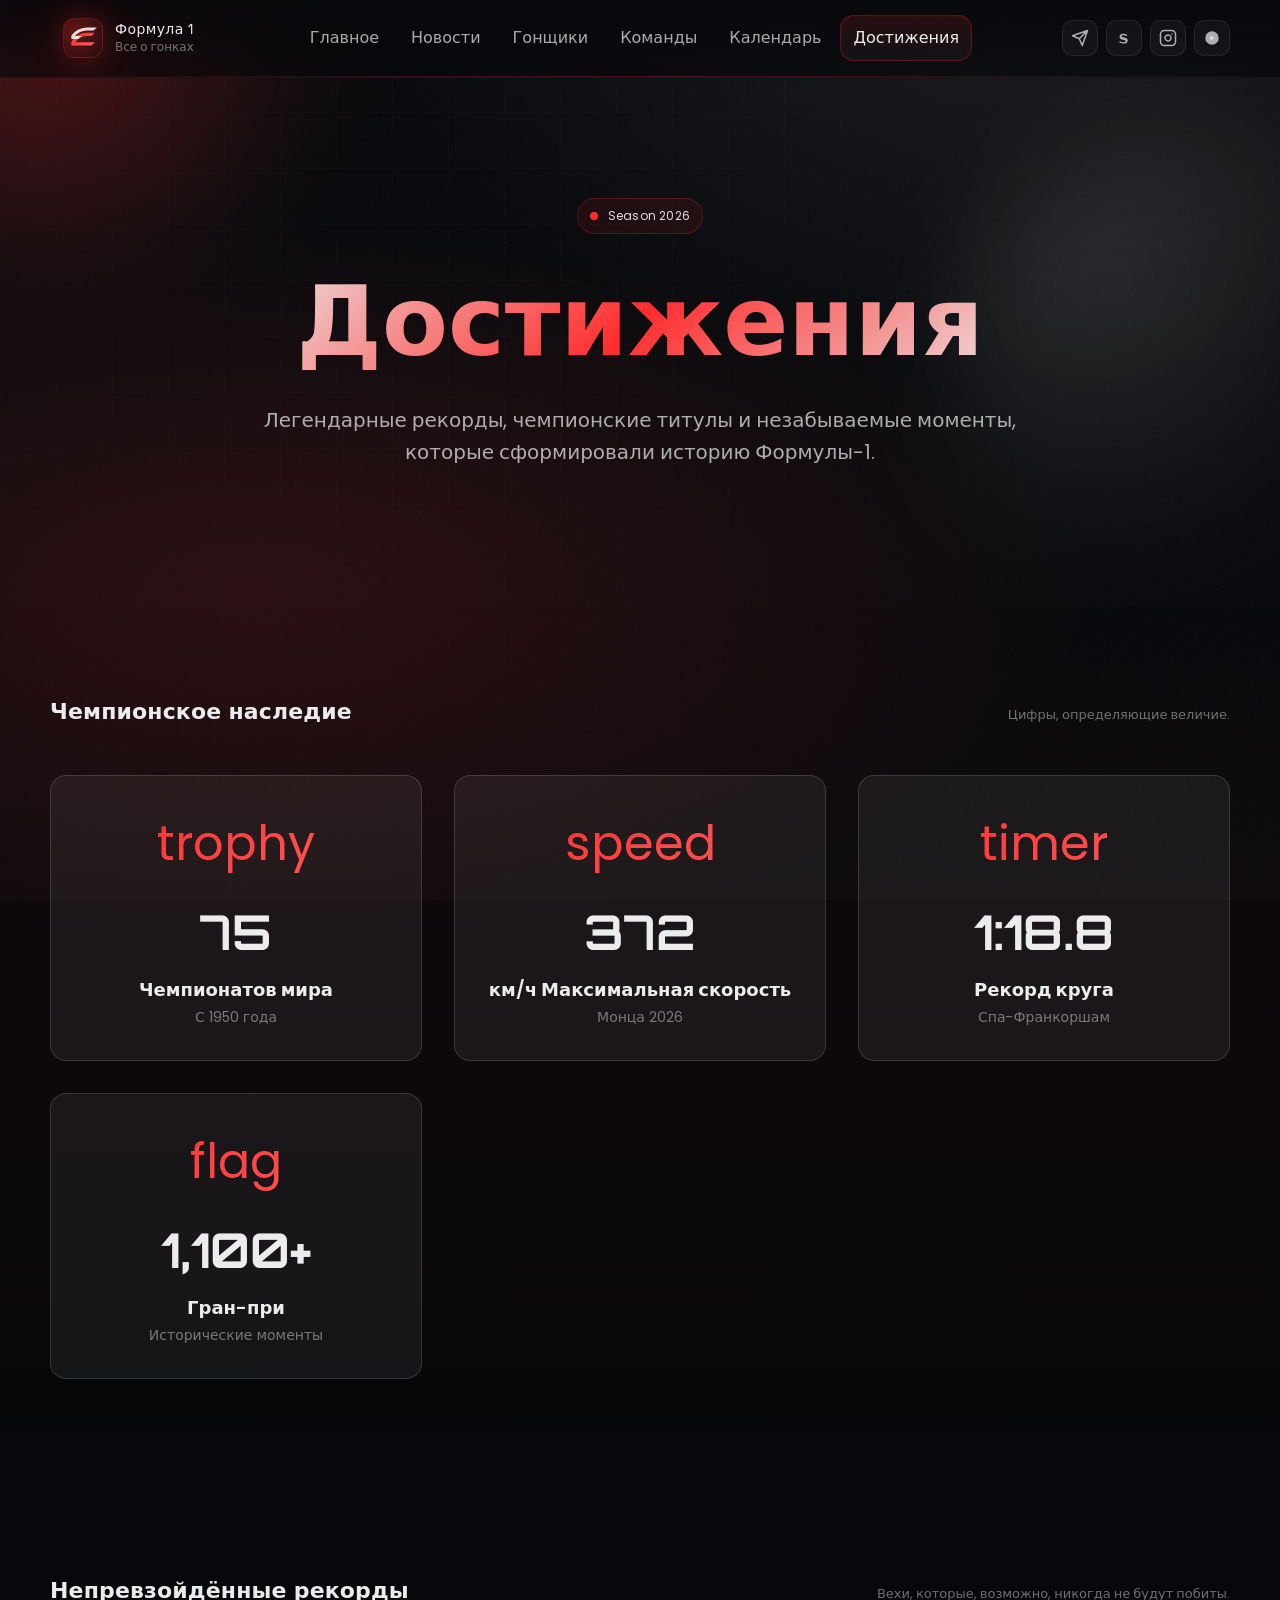
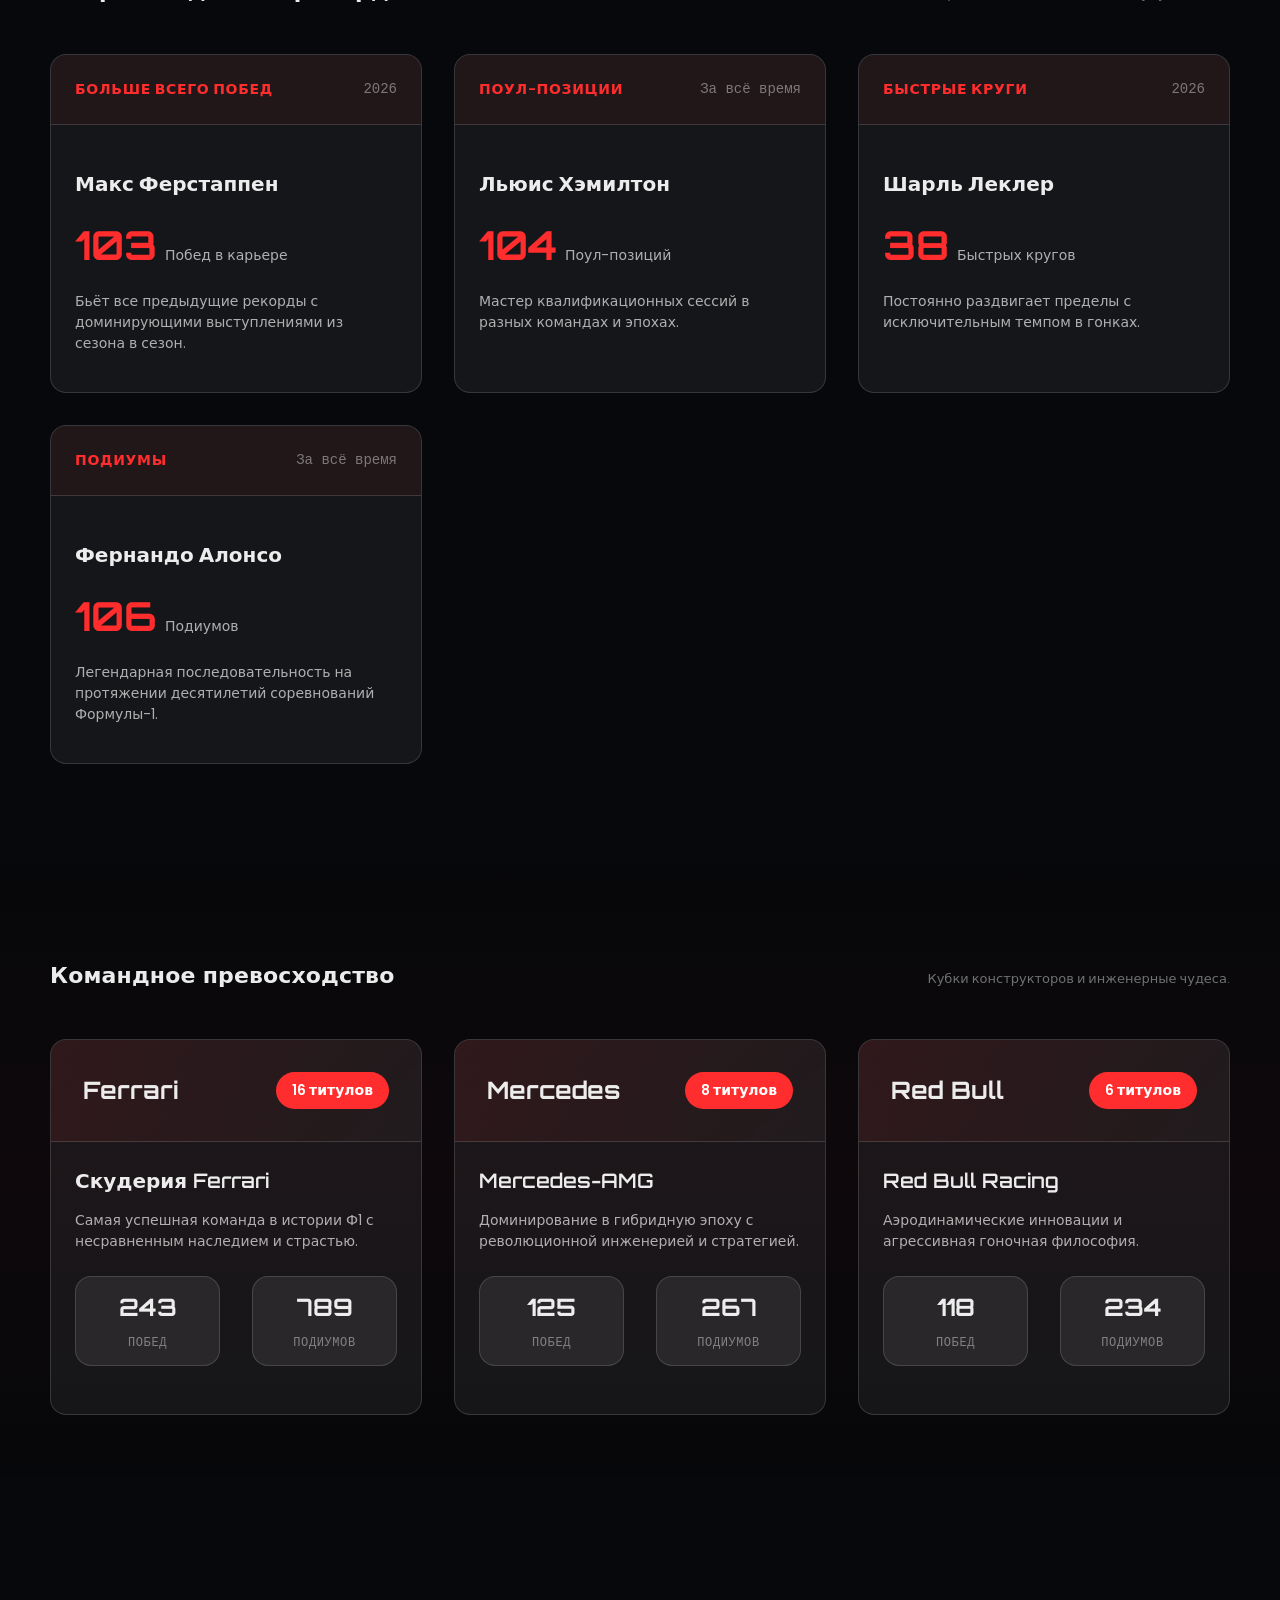
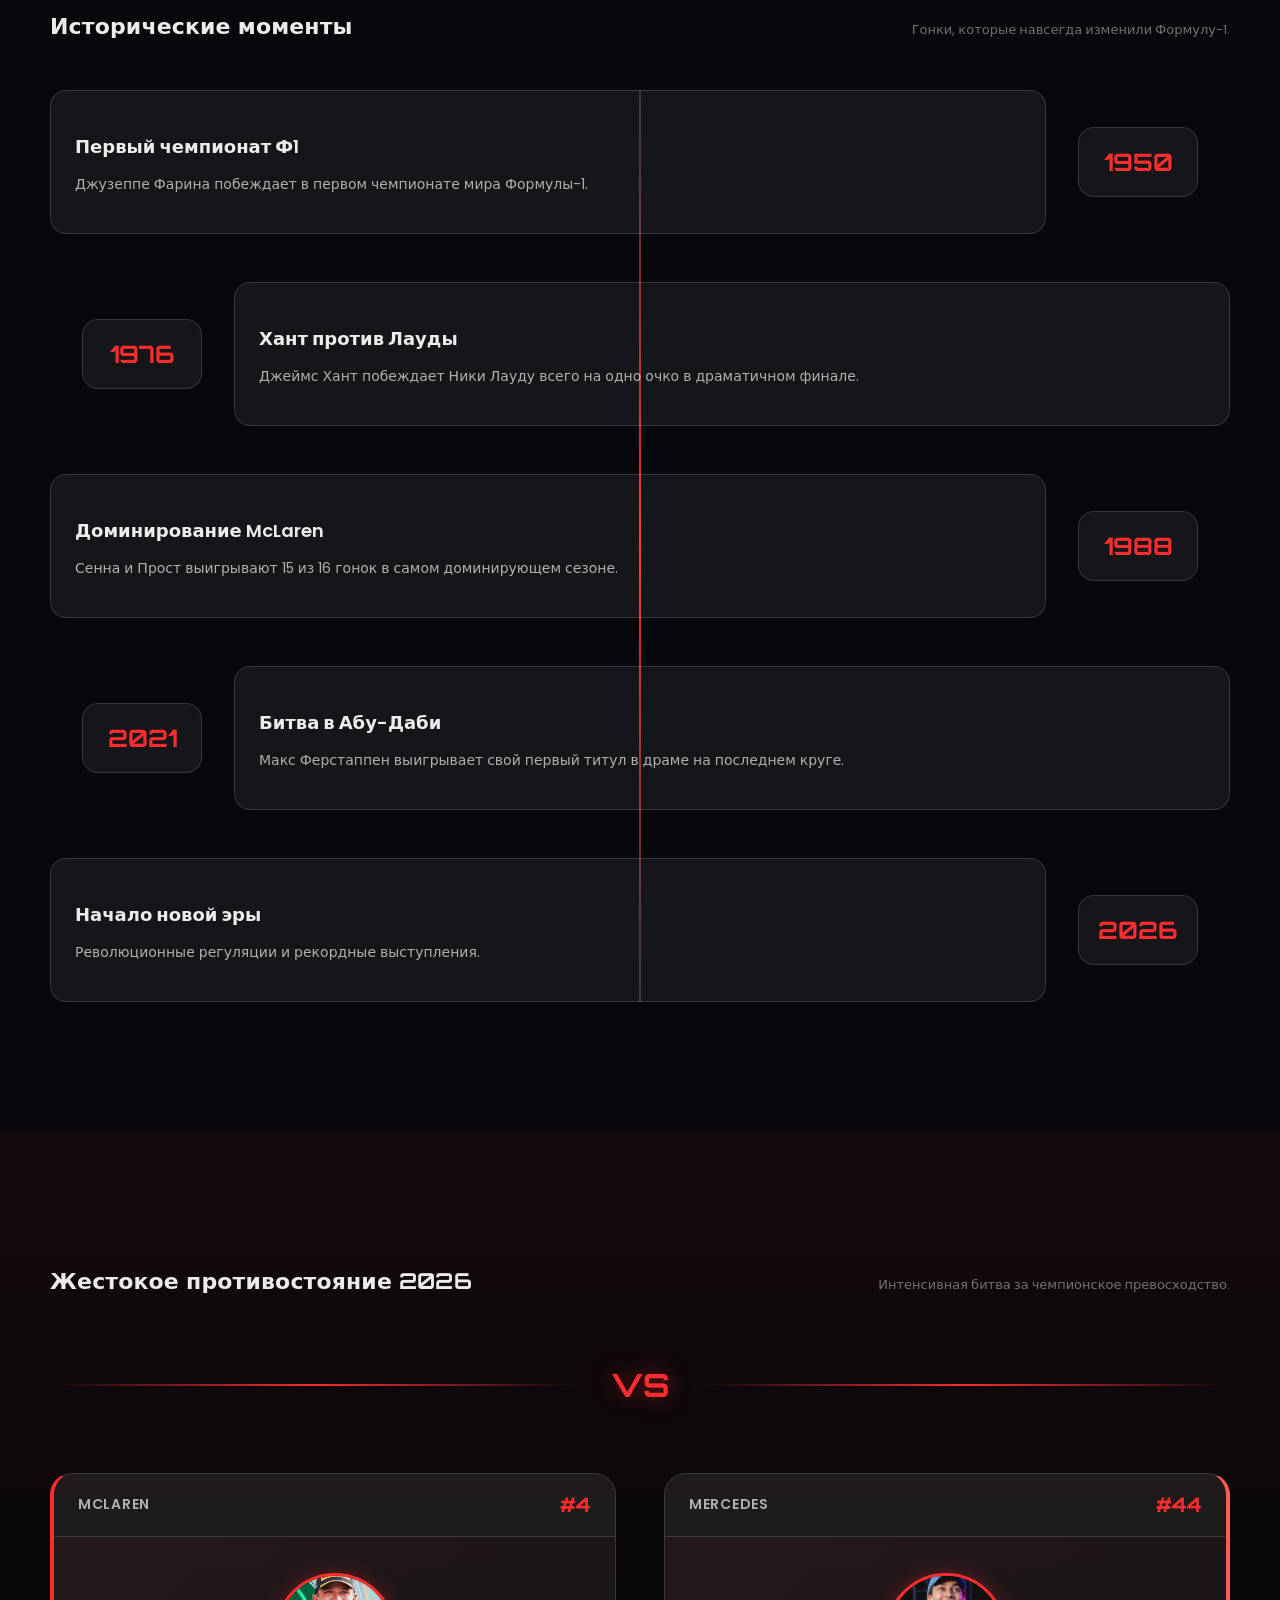
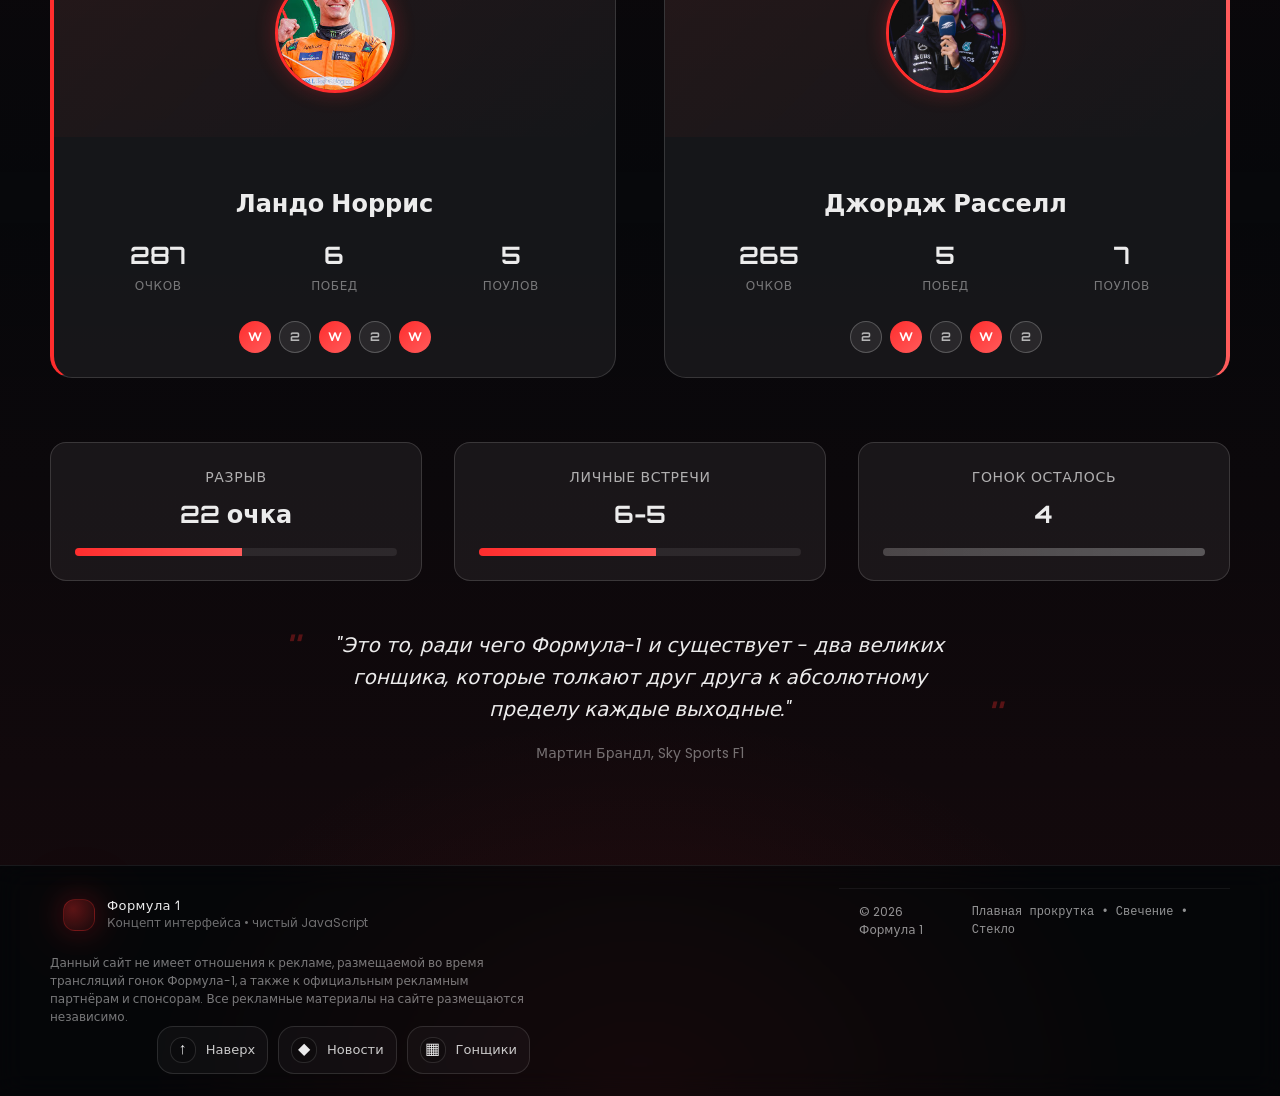
<file: achievements.html>
<!doctype html>
<html lang="ru">
  <head>
    <meta charset="UTF-8" />
    <meta name="viewport" content="width=device-width, initial-scale=1" />
    <meta name="description" content="Достижения Формулы 1: витрина ключевых метрик." />
    <title>Достижения — Формула 1</title>

    <link rel="preconnect" href="https://fonts.googleapis.com" />
    <link rel="preconnect" href="https://fonts.gstatic.com" crossorigin />
    <link
      href="https://fonts.googleapis.com/css2?family=Orbitron:wght@500;700&family=Poppins:wght@300;400;500;600&display=swap"
      rel="stylesheet"
    />

    <link rel="stylesheet" href="./styles.css" />
  </head>

  <body>
    <a class="skip-link" href="#main">Перейти к контенту</a>

    <div class="bg" aria-hidden="true">
      <div class="bg__grid"></div>
      <div class="bg__glow bg__glow--a"></div>
      <div class="bg__glow bg__glow--b"></div>
      <div class="bg__noise"></div>
    </div>

    <header class="header" id="top">
      <div class="container header__inner">
        <a class="brand" href="index.html#main" aria-label="Формула 1 — на главную">
          <span class="brand__mark" aria-hidden="true">
            <svg viewBox="0 0 64 64" role="img" focusable="false">
              <defs>
                <linearGradient id="g3" x1="0" x2="1" y1="0" y2="1">
                  <stop offset="0" stop-color="#ff2d2d" />
                  <stop offset="1" stop-color="#ff5b5b" />
                </linearGradient>
              </defs>
              <path
                d="M10 40c4-10 16-18 30-18h14l-6 6H40c-10 0-18 5-22 12h36l-6 6H10z"
                fill="url(#g3)"
              />
              <path
                d="M10 28c5-9 17-16 30-16h18l-6 6H40c-10 0-18 4-23 10h12l-6 6H10z"
                fill="rgba(255,255,255,.85)"
              />
            </svg>
          </span>
          <span class="brand__text">
            <span class="brand__title">Формула 1</span>
            <span class="brand__sub">Все о гонках</span>
          </span>
        </a>

        <nav class="nav" aria-label="Навигация">
          <button class="nav__toggle" type="button" aria-expanded="false" aria-controls="navList">
            <span class="nav__toggleLine"></span>
            <span class="nav__toggleLine"></span>
            <span class="nav__toggleLine"></span>
            <span class="sr-only">Открыть меню</span>
          </button>
          <ul class="nav__list" id="navList">
            <li><a class="nav__link" href="index.html#main">Главное</a></li>
            <li><a class="nav__link" href="news.html">Новости</a></li>
            <li><a class="nav__link" href="drivers.html">Гонщики</a></li>
            <li><a class="nav__link" href="index.html#teams">Команды</a></li>
            <li><a class="nav__link" href="index.html#calendar">Календарь</a></li>
            <li><a class="nav__link is-active" href="achievements.html">Достижения</a></li>
          </ul>
        </nav>

        <div class="social-links" aria-label="Социальные сети">
          <a class="social-link" href="https://t.me/formula1" target="_blank" rel="noopener noreferrer" aria-label="Telegram">
            <svg width="20" height="20" viewBox="0 0 24 24" fill="none" stroke="currentColor" stroke-width="2" stroke-linecap="round" stroke-linejoin="round">
              <path d="M22 2L11 13M22 2l-7 20-4-9-9-4 20-7z"/>
            </svg>
          </a>
          <a class="social-link" href="https://vk.com/formula1" target="_blank" rel="noopener noreferrer" aria-label="VK">
            <svg width="20" height="20" viewBox="0 0 24 24" fill="currentColor">
              <path d="M12.04 19.5c-2.08 0-4.12-.48-6.04-1.38v-2.24c1.72 1.04 3.68 1.62 5.64 1.62 1.56 0 2.64-.48 2.64-1.5 0-.72-.48-1.14-2.4-1.5l-1.62-.3c-2.88-.54-4.26-1.86-4.26-4.02 0-2.28 1.92-3.78 5.04-3.78 1.8 0 3.6.42 5.04 1.2v2.16c-1.56-.96-3.24-1.5-4.98-1.5-1.44 0-2.34.48-2.34 1.32 0 .66.48 1.02 2.16 1.32l1.68.3c3.12.6 4.44 1.92 4.44 4.14 0 2.46-1.98 4.14-5.94 4.14z"/>
            </svg>
          </a>
          <a class="social-link" href="https://www.instagram.com/f1" target="_blank" rel="noopener noreferrer" aria-label="Instagram">
            <svg width="20" height="20" viewBox="0 0 24 24" fill="none" stroke="currentColor" stroke-width="2" stroke-linecap="round" stroke-linejoin="round">
              <rect x="2" y="2" width="20" height="20" rx="5" ry="5"/>
              <path d="M16 11.37A4 4 0 1112.63 8 4 4 0 0116 11.37z"/>
              <line x1="17.5" y1="6.5" x2="17.51" y2="6.5"/>
            </svg>
          </a>
          <a class="social-link" href="https://rutube.ru/channel/formula1" target="_blank" rel="noopener noreferrer" aria-label="Rutube">
            <svg width="20" height="20" viewBox="0 0 24 24" fill="currentColor">
              <path d="M10 15l5-3-5-3v6z"/>
              <path d="M21 12a9 9 0 11-18 0 9 9 0 0118 0z"/>
            </svg>
          </a>
        </div>
      </div>
      <div class="header__line" aria-hidden="true"></div>
    </header>

    <main id="main">
      <!-- Hero Section -->
      <section class="achievements-hero">
        <div class="container">
          <div class="achievements-hero__content reveal">
            <div class="pill">
              <span class="pill__dot" aria-hidden="true"></span>
              Season 2026
            </div>
            <h1 class="achievements-hero__title">
              <span class="achievements-hero__titleAccent">Достижения</span>
            </h1>
            <p class="achievements-hero__lead">
              Легендарные рекорды, чемпионские титулы и незабываемые моменты, которые сформировали историю Формулы-1.
            </p>
          </div>
        </div>
      </section>

      <!-- Championship Stats -->
      <section class="championship-stats">
        <div class="container">
          <div class="sectionHead reveal">
            <h2 class="sectionHead__title">Чемпионское наследие</h2>
            <p class="sectionHead__sub">Цифры, определяющие величие.</p>
          </div>

          <div class="stats-grid">
            <div class="stat-card reveal" style="--d: 100ms">
              <div class="stat-card__icon"> trophy</div>
              <div class="stat-card__value">75</div>
              <div class="stat-card__label">Чемпионатов мира</div>
              <div class="stat-card__sub">С 1950 года</div>
            </div>

            <div class="stat-card reveal" style="--d: 200ms">
              <div class="stat-card__icon">speed</div>
              <div class="stat-card__value">372</div>
              <div class="stat-card__label">км/ч Максимальная скорость</div>
              <div class="stat-card__sub">Монца 2026</div>
            </div>

            <div class="stat-card reveal" style="--d: 300ms">
              <div class="stat-card__icon">timer</div>
              <div class="stat-card__value">1:18.8</div>
              <div class="stat-card__label">Рекорд круга</div>
              <div class="stat-card__sub">Спа-Франкоршам</div>
            </div>

            <div class="stat-card reveal" style="--d: 400ms">
              <div class="stat-card__icon">flag</div>
              <div class="stat-card__value">1,100+</div>
              <div class="stat-card__label">Гран-при</div>
              <div class="stat-card__sub">Исторические моменты</div>
            </div>
          </div>
        </div>
      </section>

      <!-- Records Gallery -->
      <section class="records-gallery">
        <div class="container">
          <div class="sectionHead reveal">
            <h2 class="sectionHead__title">Непревзойдённые рекорды</h2>
            <p class="sectionHead__sub">Вехи, которые, возможно, никогда не будут побиты.</p>
          </div>

          <div class="records-grid">
            <div class="record-card reveal" style="--d: 100ms">
              <div class="record-card__header">
                <div class="record-card__badge">Больше всего побед</div>
                <div class="record-card__year">2026</div>
              </div>
              <div class="record-card__content">
                <h3 class="record-card__title">Макс Ферстаппен</h3>
                <div class="record-card__stat">
                  <span class="record-card__value">103</span>
                  <span class="record-card__label">Побед в карьере</span>
                </div>
                <p class="record-card__desc">Бьёт все предыдущие рекорды с доминирующими выступлениями из сезона в сезон.</p>
              </div>
            </div>

            <div class="record-card reveal" style="--d: 200ms">
              <div class="record-card__header">
                <div class="record-card__badge">Поул-позиции</div>
                <div class="record-card__year">За всё время</div>
              </div>
              <div class="record-card__content">
                <h3 class="record-card__title">Льюис Хэмилтон</h3>
                <div class="record-card__stat">
                  <span class="record-card__value">104</span>
                  <span class="record-card__label">Поул-позиций</span>
                </div>
                <p class="record-card__desc">Мастер квалификационных сессий в разных командах и эпохах.</p>
              </div>
            </div>

            <div class="record-card reveal" style="--d: 300ms">
              <div class="record-card__header">
                <div class="record-card__badge">Быстрые круги</div>
                <div class="record-card__year">2026</div>
              </div>
              <div class="record-card__content">
                <h3 class="record-card__title">Шарль Леклер</h3>
                <div class="record-card__stat">
                  <span class="record-card__value">38</span>
                  <span class="record-card__label">Быстрых кругов</span>
                </div>
                <p class="record-card__desc">Постоянно раздвигает пределы с исключительным темпом в гонках.</p>
              </div>
            </div>

            <div class="record-card reveal" style="--d: 400ms">
              <div class="record-card__header">
                <div class="record-card__badge">Подиумы</div>
                <div class="record-card__year">За всё время</div>
              </div>
              <div class="record-card__content">
                <h3 class="record-card__title">Фернандо Алонсо</h3>
                <div class="record-card__stat">
                  <span class="record-card__value">106</span>
                  <span class="record-card__label">Подиумов</span>
                </div>
                <p class="record-card__desc">Легендарная последовательность на протяжении десятилетий соревнований Формулы-1.</p>
              </div>
            </div>
          </div>
        </div>
      </section>

      <!-- Team Achievements -->
      <section class="team-achievements">
        <div class="container">
          <div class="sectionHead reveal">
            <h2 class="sectionHead__title">Командное превосходство</h2>
            <p class="sectionHead__sub">Кубки конструкторов и инженерные чудеса.</p>
          </div>

          <div class="team-grid">
            <div class="team-card reveal" style="--d: 100ms">
              <div class="team-card__visual">
                <div class="team-card__logo">Ferrari</div>
                <div class="team-card__badge">16 титулов</div>
              </div>
              <div class="team-card__content">
                <h3 class="team-card__title">Скудерия Ferrari</h3>
                <p class="team-card__desc">Самая успешная команда в истории Ф1 с несравненным наследием и страстью.</p>
                <div class="team-card__stats">
                  <div class="team-stat">
                    <span class="team-stat__value">243</span>
                    <span class="team-stat__label">Побед</span>
                  </div>
                  <div class="team-stat">
                    <span class="team-stat__value">789</span>
                    <span class="team-stat__label">Подиумов</span>
                  </div>
                </div>
              </div>
            </div>

            <div class="team-card reveal" style="--d: 200ms">
              <div class="team-card__visual">
                <div class="team-card__logo">Mercedes</div>
                <div class="team-card__badge">8 титулов</div>
              </div>
              <div class="team-card__content">
                <h3 class="team-card__title">Mercedes-AMG</h3>
                <p class="team-card__desc">Доминирование в гибридную эпоху с революционной инженерией и стратегией.</p>
                <div class="team-card__stats">
                  <div class="team-stat">
                    <span class="team-stat__value">125</span>
                    <span class="team-stat__label">Побед</span>
                  </div>
                  <div class="team-stat">
                    <span class="team-stat__value">267</span>
                    <span class="team-stat__label">Подиумов</span>
                  </div>
                </div>
              </div>
            </div>

            <div class="team-card reveal" style="--d: 300ms">
              <div class="team-card__visual">
                <div class="team-card__logo">Red Bull</div>
                <div class="team-card__badge">6 титулов</div>
              </div>
              <div class="team-card__content">
                <h3 class="team-card__title">Red Bull Racing</h3>
                <p class="team-card__desc">Аэродинамические инновации и агрессивная гоночная философия.</p>
                <div class="team-card__stats">
                  <div class="team-stat">
                    <span class="team-stat__value">118</span>
                    <span class="team-stat__label">Побед</span>
                  </div>
                  <div class="team-stat">
                    <span class="team-stat__value">234</span>
                    <span class="team-stat__label">Подиумов</span>
                  </div>
                </div>
              </div>
            </div>
          </div>
        </div>
      </section>

      <!-- Historic Moments -->
      <section class="historic-moments">
        <div class="container">
          <div class="sectionHead reveal">
            <h2 class="sectionHead__title">Исторические моменты</h2>
            <p class="sectionHead__sub">Гонки, которые навсегда изменили Формулу-1.</p>
          </div>

          <div class="moments-timeline">
            <div class="moment-item reveal" style="--d: 100ms">
              <div class="moment-item__date">1950</div>
              <div class="moment-item__content">
                <h3 class="moment-item__title">Первый чемпионат Ф1</h3>
                <p class="moment-item__desc">Джузеппе Фарина побеждает в первом чемпионате мира Формулы-1.</p>
              </div>
            </div>

            <div class="moment-item reveal" style="--d: 200ms">
              <div class="moment-item__date">1976</div>
              <div class="moment-item__content">
                <h3 class="moment-item__title">Хант против Лауды</h3>
                <p class="moment-item__desc">Джеймс Хант побеждает Ники Лауду всего на одно очко в драматичном финале.</p>
              </div>
            </div>

            <div class="moment-item reveal" style="--d: 300ms">
              <div class="moment-item__date">1988</div>
              <div class="moment-item__content">
                <h3 class="moment-item__title">Доминирование McLaren</h3>
                <p class="moment-item__desc">Сенна и Прост выигрывают 15 из 16 гонок в самом доминирующем сезоне.</p>
              </div>
            </div>

            <div class="moment-item reveal" style="--d: 400ms">
              <div class="moment-item__date">2021</div>
              <div class="moment-item__content">
                <h3 class="moment-item__title">Битва в Абу-Даби</h3>
                <p class="moment-item__desc">Макс Ферстаппен выигрывает свой первый титул в драме на последнем круге.</p>
              </div>
            </div>

            <div class="moment-item reveal" style="--d: 500ms">
              <div class="moment-item__date">2026</div>
              <div class="moment-item__content">
                <h3 class="moment-item__title">Начало новой эры</h3>
                <p class="moment-item__desc">Революционные регуляции и рекордные выступления.</p>
              </div>
            </div>
          </div>
        </div>
      </section>

      <!-- Season Rivalry -->
      <section class="season-rivalry">
        <div class="container">
          <div class="sectionHead reveal">
            <h2 class="sectionHead__title">Жестокое противостояние 2026</h2>
            <p class="sectionHead__sub">Интенсивная битва за чемпионское превосходство.</p>
          </div>

          <div class="rivalry-showdown">
            <div class="rivalry-vs reveal" style="--d: 200ms">
              <div class="vs-line"></div>
              <div class="vs-text">VS</div>
              <div class="vs-line"></div>
            </div>

            <div class="rivalry-drivers">
              <div class="driver-card driver-card--left reveal" style="--d: 100ms">
                <div class="driver-card__header">
                  <div class="driver-card__team-tag">McLaren</div>
                  <div class="driver-card__number">#4</div>
                </div>
                <div class="driver-card__visual">
                  <div class="driver-card__photo">
                    <img src="./assets/lando norris.jpeg" alt="Lando Norris" class="driver-photo">
                  </div>
                  <div class="driver-card__glow"></div>
                </div>
                <div class="driver-card__content">
                  <h3 class="driver-card__name">Ландо Норрис</h3>
                  <div class="driver-card__stats">
                    <div class="driver-stat">
                      <span class="driver-stat__value">287</span>
                      <span class="driver-stat__label">Очков</span>
                    </div>
                    <div class="driver-stat">
                      <span class="driver-stat__value">6</span>
                      <span class="driver-stat__label">Побед</span>
                    </div>
                    <div class="driver-stat">
                      <span class="driver-stat__value">5</span>
                      <span class="driver-stat__label">Поулов</span>
                    </div>
                  </div>
                  <div class="driver-card__form">
                    <div class="form-indicator form-indicator--win">W</div>
                    <div class="form-indicator form-indicator--second">2</div>
                    <div class="form-indicator form-indicator--win">W</div>
                    <div class="form-indicator form-indicator--second">2</div>
                    <div class="form-indicator form-indicator--win">W</div>
                  </div>
                </div>
              </div>

              <div class="driver-card driver-card--right reveal" style="--d: 300ms">
                <div class="driver-card__header">
                  <div class="driver-card__team-tag">Mercedes</div>
                  <div class="driver-card__number">#44</div>
                </div>
                <div class="driver-card__visual">
                  <div class="driver-card__photo">
                    <img src="./assets/russel george.jpg" alt="George Russell" class="driver-photo">
                  </div>
                  <div class="driver-card__glow"></div>
                </div>
                <div class="driver-card__content">
                  <h3 class="driver-card__name">Джордж Расселл</h3>
                  <div class="driver-card__stats">
                    <div class="driver-stat">
                      <span class="driver-stat__value">265</span>
                      <span class="driver-stat__label">Очков</span>
                    </div>
                    <div class="driver-stat">
                      <span class="driver-stat__value">5</span>
                      <span class="driver-stat__label">Побед</span>
                    </div>
                    <div class="driver-stat">
                      <span class="driver-stat__value">7</span>
                      <span class="driver-stat__label">Поулов</span>
                    </div>
                  </div>
                  <div class="driver-card__form">
                    <div class="form-indicator form-indicator--second">2</div>
                    <div class="form-indicator form-indicator--win">W</div>
                    <div class="form-indicator form-indicator--second">2</div>
                    <div class="form-indicator form-indicator--win">W</div>
                    <div class="form-indicator form-indicator--second">2</div>
                  </div>
                </div>
              </div>
            </div>

            <div class="rivalry-stats reveal" style="--d: 400ms">
              <div class="rivalry-stat">
                <div class="rivalry-stat__label">Разрыв</div>
                <div class="rivalry-stat__value">22 очка</div>
                <div class="rivalry-stat__bar">
                  <div class="rivalry-bar rivalry-bar--left" style="width: 52%"></div>
                  <div class="rivalry-bar rivalry-bar--right" style="width: 48%"></div>
                </div>
              </div>
              
              <div class="rivalry-stat">
                <div class="rivalry-stat__label">Личные встречи</div>
                <div class="rivalry-stat__value">6-5</div>
                <div class="rivalry-stat__bar">
                  <div class="rivalry-bar rivalry-bar--left" style="width: 55%"></div>
                  <div class="rivalry-bar rivalry-bar--right" style="width: 45%"></div>
                </div>
              </div>

              <div class="rivalry-stat">
                <div class="rivalry-stat__label">Гонок осталось</div>
                <div class="rivalry-stat__value">4</div>
                <div class="rivalry-stat__bar">
                  <div class="rivalry-bar rivalry-bar--neutral" style="width: 100%"></div>
                </div>
              </div>
            </div>

            <div class="rivalry-quote reveal" style="--d: 500ms">
              <blockquote class="rivalry-quote__text">
                "Это то, ради чего Формула-1 и существует - два великих гонщика, которые толкают друг друга к абсолютному пределу каждые выходные."
              </blockquote>
              <cite class="rivalry-quote__author">Мартин Брандл, Sky Sports F1</cite>
            </div>
          </div>
        </div>
      </section>
    </main>

    <footer class="footer">
      <div class="container footer__inner">
        <div class="footer__left">
          <div class="brand brand--small">
            <span class="brand__mark" aria-hidden="true"></span>
            <span class="brand__text">
              <span class="brand__title">Формула 1</span>
              <span class="brand__sub">Концепт интерфейса • чистый JavaScript</span>
            </span>
          </div>
          <div class="footer__fineprint">
            Данный сайт не имеет отношения к рекламе, размещаемой во время трансляций гонок Формула-1, а также к официальным рекламным партнёрам и спонсорам. Все рекламные материалы на сайте размещаются независимо.
        </div>

        <div class="footer__right" aria-label="Социальные ссылки">
          <a class="social" href="index.html#main" aria-label="Наверх">
            <span class="social__icon" aria-hidden="true">↑</span>
            <span class="social__text">Наверх</span>
          </a>
          <a class="social" href="news.html" aria-label="Новости">
            <span class="social__icon" aria-hidden="true">◆</span>
            <span class="social__text">Новости</span>
          </a>
          <a class="social" href="drivers.html" aria-label="Гонщики">
            <span class="social__icon" aria-hidden="true">▦</span>
            <span class="social__text">Гонщики</span>
          </a>
        </div>
      </div>

      <div class="footer__bottom">
        <div class="container footer__bottomInner">
          <span>© <span id="year"></span> Формула 1</span>
          <span class="mono">Плавная прокрутка • Свечение • Стекло</span>
        </div>
      </div>
    </footer>

    <script src="./script.js" defer></script>
  </body>
</html>
</file>
<file: styles.css>
:root {
  --bg: #07080b;
  --panel: rgba(255, 255, 255, 0.06);
  --panel2: rgba(255, 255, 255, 0.08);
  --stroke: rgba(255, 255, 255, 0.14);
  --stroke2: rgba(255, 255, 255, 0.22);
  --text: rgba(255, 255, 255, 0.92);
  --muted: rgba(255, 255, 255, 0.66);
  --muted2: rgba(255, 255, 255, 0.42);
  --red: #ff2d2d;
  --red2: #ff5b5b;
  --white: #ffffff;
  --shadow: 0 30px 90px rgba(0, 0, 0, 0.65);
  --shadow2: 0 10px 30px rgba(0, 0, 0, 0.55);
  --glow: 0 0 30px rgba(255, 45, 45, 0.25), 0 0 70px rgba(255, 45, 45, 0.18);
  --radius: 22px;
  --radius2: 16px;
  --grid: rgba(255, 255, 255, 0.06);
  --max: 1180px;
  --mono: ui-monospace, SFMono-Regular, Menlo, Monaco, Consolas, "Liberation Mono", "Courier New",
    monospace;
  --sans: Poppins, system-ui, -apple-system, Segoe UI, Roboto, Helvetica, Arial, sans-serif;
  --display: Orbitron, var(--sans);
  --ease: cubic-bezier(0.2, 0.8, 0.2, 1);
  --speed: 220ms;
  --speed2: 420ms;
}

*,
*::before,
*::after {
  box-sizing: border-box;
}

html {
  scroll-behavior: smooth;
}

@media (prefers-reduced-motion: reduce) {
  html {
    scroll-behavior: auto;
  }
}

body {
  margin: 0;
  color: var(--text);
  background: radial-gradient(1400px 600px at 20% 10%, rgba(255, 45, 45, 0.14), transparent 60%),
    radial-gradient(1200px 700px at 80% 0%, rgba(255, 255, 255, 0.07), transparent 55%),
    radial-gradient(900px 700px at 50% 100%, rgba(255, 45, 45, 0.08), transparent 55%),
    var(--bg);
  font-family: var(--sans);
  line-height: 1.5;
  overflow-x: hidden;
}

a {
  color: inherit;
  text-decoration: none;
}

.sr-only {
  position: absolute;
  width: 1px;
  height: 1px;
  padding: 0;
  margin: -1px;
  overflow: hidden;
  clip: rect(0, 0, 0, 0);
  white-space: nowrap;
  border: 0;
}

.skip-link {
  position: absolute;
  left: 12px;
  top: 10px;
  padding: 10px 12px;
  border-radius: 12px;
  background: rgba(0, 0, 0, 0.8);
  border: 1px solid var(--stroke);
  transform: translateY(-160%);
  transition: transform var(--speed) var(--ease);
  z-index: 9999;
}
.skip-link:focus {
  transform: translateY(0);
}

.container {
  width: min(var(--max), calc(100% - 40px));
  margin-inline: auto;
}

/* Background FX */
.bg {
  position: fixed;
  inset: 0;
  pointer-events: none;
  z-index: -1;
}
.bg__grid {
  position: absolute;
  inset: 0;
  background-image: linear-gradient(to right, var(--grid) 1px, transparent 1px),
    linear-gradient(to bottom, var(--grid) 1px, transparent 1px);
  background-size: 56px 56px;
  opacity: 0.32;
  mask-image: radial-gradient(circle at 30% 10%, black 0%, transparent 62%);
}
.bg__glow {
  position: absolute;
  width: 520px;
  height: 520px;
  border-radius: 50%;
  filter: blur(50px);
  opacity: 0.55;
}
.bg__glow--a {
  left: -120px;
  top: -140px;
  background: radial-gradient(circle at 30% 30%, rgba(255, 45, 45, 0.55), transparent 60%);
}
.bg__glow--b {
  right: -180px;
  top: 120px;
  background: radial-gradient(circle at 30% 30%, rgba(255, 255, 255, 0.22), transparent 60%);
}
.bg__noise {
  position: absolute;
  inset: 0;
  background-image: url("data:image/svg+xml,%3Csvg xmlns='http://www.w3.org/2000/svg' width='150' height='150'%3E%3Cfilter id='n'%3E%3CfeTurbulence type='fractalNoise' baseFrequency='.9' numOctaves='3' stitchTiles='stitch'/%3E%3C/filter%3E%3Crect width='150' height='150' filter='url(%23n)' opacity='.18'/%3E%3C/svg%3E");
  mix-blend-mode: overlay;
  opacity: 0.22;
}

/* Header */
.header {
  position: sticky;
  top: 0;
  z-index: 30;
  backdrop-filter: blur(14px);
  background: linear-gradient(to bottom, rgba(7, 8, 11, 0.92), rgba(7, 8, 11, 0.65));
  border-bottom: 1px solid rgba(255, 255, 255, 0.06);
}
.header__inner {
  height: 76px;
  display: flex;
  align-items: center;
  justify-content: space-between;
  gap: 18px;
}
.header__line {
  height: 1px;
  background: linear-gradient(90deg, transparent, rgba(255, 45, 45, 0.35), transparent);
  opacity: 0.75;
}

.brand {
  display: flex;
  align-items: center;
  gap: 12px;
  padding: 10px 12px;
  border-radius: 14px;
  transition: transform var(--speed) var(--ease), background var(--speed) var(--ease),
    border-color var(--speed) var(--ease);
  border: 1px solid transparent;
}
.brand:hover {
  transform: translateY(-1px);
  background: rgba(255, 255, 255, 0.04);
  border-color: rgba(255, 255, 255, 0.10);
}
.brand__mark {
  width: 40px;
  height: 40px;
  border-radius: 12px;
  background: radial-gradient(circle at 30% 30%, rgba(255, 45, 45, 0.35), rgba(255, 45, 45, 0.08));
  border: 1px solid rgba(255, 45, 45, 0.25);
  box-shadow: var(--glow);
  display: grid;
  place-items: center;
}
.brand__mark svg {
  width: 34px;
  height: 34px;
}
.brand__text {
  display: flex;
  flex-direction: column;
  line-height: 1.05;
}
.brand__title {
  font-family: var(--display);
  letter-spacing: 0.4px;
  font-size: 14px;
}
.brand__sub {
  font-size: 12px;
  color: var(--muted2);
  margin-top: 4px;
}
.brand--small .brand__mark {
  width: 32px;
  height: 32px;
}
.brand--small .brand__text .brand__title {
  font-size: 13px;
}

.social-links {
  display: flex;
  align-items: center;
  gap: 8px;
}

.social-link {
  display: inline-flex;
  align-items: center;
  justify-content: center;
  width: 36px;
  height: 36px;
  border-radius: 10px;
  color: var(--muted);
  background: rgba(255, 255, 255, 0.04);
  border: 1px solid rgba(255, 255, 255, 0.08);
  transition: all var(--speed) var(--ease);
}

.social-link:hover {
  color: var(--text);
  background: rgba(255, 255, 255, 0.08);
  border-color: rgba(255, 45, 45, 0.35);
  transform: translateY(-2px);
}

.social-link svg {
  width: 18px;
  height: 18px;
}

.nav {
  display: flex;
  align-items: center;
  gap: 10px;
}
.nav__toggle {
  display: none;
  width: 44px;
  height: 44px;
  border-radius: 14px;
  border: 1px solid var(--stroke);
  background: rgba(255, 255, 255, 0.04);
  backdrop-filter: blur(10px);
  cursor: pointer;
  transition: transform var(--speed) var(--ease), border-color var(--speed) var(--ease),
    background var(--speed) var(--ease);
}
.nav__toggle:hover {
  transform: translateY(-1px);
  border-color: rgba(255, 45, 45, 0.35);
}
.nav__toggleLine {
  display: block;
  width: 18px;
  height: 2px;
  background: rgba(255, 255, 255, 0.86);
  margin: 4px auto;
  border-radius: 3px;
  opacity: 0.85;
}
.nav__list {
  list-style: none;
  display: flex;
  gap: 6px;
  padding: 0;
  margin: 0;
}
.nav__link {
  position: relative;
  display: inline-flex;
  align-items: center;
  gap: 10px;
  padding: 10px 12px;
  border-radius: 14px;
  color: var(--muted);
  border: 1px solid transparent;
  transition: background var(--speed) var(--ease), color var(--speed) var(--ease),
    border-color var(--speed) var(--ease), transform var(--speed) var(--ease);
}
.nav__link:hover {
  background: rgba(255, 255, 255, 0.04);
  border-color: rgba(255, 255, 255, 0.10);
  color: var(--text);
  transform: translateY(-1px);
}
.nav__link.is-active {
  color: var(--text);
  border-color: rgba(255, 45, 45, 0.26);
  background: linear-gradient(180deg, rgba(255, 45, 45, 0.12), rgba(255, 255, 255, 0.03));
  box-shadow: 0 0 0 1px rgba(255, 45, 45, 0.06) inset;
}
.nav__link::after {
  content: "";
  position: absolute;
  left: 14px;
  right: 14px;
  bottom: 7px;
  height: 2px;
  border-radius: 99px;
  background: linear-gradient(90deg, transparent, rgba(255, 45, 45, 0.65), transparent);
  opacity: 0;
  transform: translateY(4px);
  transition: opacity var(--speed) var(--ease), transform var(--speed) var(--ease);
}
.nav__link:hover::after {
  opacity: 0.8;
  transform: translateY(0);
}

/* Hero */
.hero {
  padding: 58px 0 28px;
}
.hero__grid {
  display: grid;
  grid-template-columns: 1fr 1.1fr;
  gap: 26px;
  align-items: center;
}
.hero__copy {
  padding-top: 6px;
}
.pill {
  display: inline-flex;
  align-items: center;
  gap: 10px;
  padding: 8px 12px;
  border-radius: 999px;
  border: 1px solid rgba(255, 45, 45, 0.25);
  background: rgba(255, 45, 45, 0.08);
  color: rgba(255, 255, 255, 0.86);
  font-size: 12px;
  letter-spacing: 0.2px;
}
.pill__dot {
  width: 8px;
  height: 8px;
  border-radius: 99px;
  background: var(--red);
  box-shadow: var(--glow);
}
.hero__title {
  margin: 16px 0 10px;
  font-family: var(--display);
  font-size: clamp(30px, 4.2vw, 52px);
  line-height: 1.08;
  letter-spacing: 0.2px;
}
.hero__titleAccent {
  color: rgba(255, 255, 255, 0.92);
  text-shadow: 0 0 22px rgba(255, 45, 45, 0.26);
  position: relative;
}
.hero__lead {
  margin: 0;
  color: var(--muted);
  max-width: 52ch;
}
.hero__cta {
  display: flex;
  gap: 12px;
  flex-wrap: wrap;
  margin-top: 18px;
}

.btn {
  border: 1px solid var(--stroke);
  border-radius: 16px;
  padding: 12px 14px;
  display: inline-flex;
  align-items: center;
  gap: 10px;
  background: rgba(255, 255, 255, 0.03);
  backdrop-filter: blur(10px);
  color: rgba(255, 255, 255, 0.88);
  cursor: pointer;
  transition: transform var(--speed) var(--ease), border-color var(--speed) var(--ease),
    background var(--speed) var(--ease), box-shadow var(--speed) var(--ease), color var(--speed) var(--ease);
  will-change: transform;
}
.btn:hover {
  transform: translateY(-1px);
  border-color: rgba(255, 45, 45, 0.34);
  box-shadow: 0 20px 60px rgba(0, 0, 0, 0.35);
}
.btn--primary {
  border-color: rgba(255, 45, 45, 0.35);
  background: linear-gradient(180deg, rgba(255, 45, 45, 0.18), rgba(255, 255, 255, 0.04));
  box-shadow: 0 0 0 1px rgba(255, 45, 45, 0.10) inset, var(--glow);
}
.btn--primary:hover {
  background: linear-gradient(180deg, rgba(255, 45, 45, 0.24), rgba(255, 255, 255, 0.05));
}
.btn--ghost {
  border-color: rgba(255, 255, 255, 0.12);
}
.btn--tiny {
  padding: 9px 12px;
  border-radius: 14px;
}
.btn__icon {
  font-family: var(--mono);
  color: rgba(255, 255, 255, 0.9);
  opacity: 0.9;
}

.stats {
  display: grid;
  grid-template-columns: repeat(3, minmax(0, 1fr));
  gap: 10px;
  margin-top: 18px;
  max-width: 520px;
}
.stat {
  border: 1px solid rgba(255, 255, 255, 0.10);
  background: rgba(255, 255, 255, 0.03);
  border-radius: 16px;
  padding: 12px 12px;
  box-shadow: var(--shadow2);
}
.stat__label {
  color: var(--muted2);
  font-size: 12px;
}
.stat__value {
  font-family: var(--display);
  letter-spacing: 0.2px;
  font-size: 18px;
  margin-top: 6px;
}
.stat__unit {
  margin-left: 6px;
  color: rgba(255, 255, 255, 0.55);
  font-family: var(--sans);
  font-size: 13px;
}
.mono {
  font-family: var(--mono);
}

/* Stage + Card */
.hero__stage {
  position: relative;
}
.hero__note {
  margin-top: 10px;
  color: rgba(255, 255, 255, 0.48);
  font-size: 12px;
}

.stage {
  position: relative;
  perspective: 1100px;
  border-radius: calc(var(--radius) + 8px);
}
.stage__glow {
  position: absolute;
  inset: -22px;
  border-radius: calc(var(--radius) + 18px);
  background: radial-gradient(circle at 30% 20%, rgba(255, 45, 45, 0.30), transparent 55%),
    radial-gradient(circle at 80% 30%, rgba(255, 255, 255, 0.12), transparent 52%);
  filter: blur(22px);
  opacity: 0.85;
  z-index: 0;
}

.card3d {
  position: relative;
  border-radius: var(--radius);
  border: 1px solid rgba(255, 255, 255, 0.12);
  background: linear-gradient(180deg, rgba(255, 255, 255, 0.06), rgba(255, 255, 255, 0.02));
  backdrop-filter: blur(18px);
  box-shadow: var(--shadow);
  transform-style: preserve-3d;
  will-change: transform;
  transition: transform var(--speed2) var(--ease), border-color var(--speed) var(--ease);
  overflow: hidden;
  z-index: 1;
}
.card3d:hover {
  border-color: rgba(255, 45, 45, 0.30);
}
.card3d__bg {
  position: absolute;
  inset: -1px;
  background: radial-gradient(600px 300px at 20% 0%, rgba(255, 45, 45, 0.18), transparent 55%),
    radial-gradient(520px 320px at 100% 0%, rgba(255, 255, 255, 0.10), transparent 55%),
    radial-gradient(600px 380px at 40% 120%, rgba(255, 45, 45, 0.08), transparent 58%);
  opacity: 0.9;
  transform: translateZ(-40px);
}
.card3d__edge {
  position: absolute;
  inset: 0;
  pointer-events: none;
  border-radius: var(--radius);
  background: linear-gradient(135deg, rgba(255, 255, 255, 0.12), transparent 38%),
    linear-gradient(315deg, rgba(255, 45, 45, 0.16), transparent 40%);
  opacity: 0.8;
  mix-blend-mode: screen;
}
.card3d__content {
  position: relative;
  padding: 22px;
  transform: translateZ(28px);
}

.driver {
  display: grid;
  grid-template-columns: 1fr 1.2fr;
  gap: 18px;
  align-items: center;
}
.driver__kicker {
  display: flex;
  gap: 8px;
  flex-wrap: wrap;
}
.tag {
  display: inline-flex;
  align-items: center;
  gap: 8px;
  border-radius: 999px;
  padding: 6px 10px;
  font-size: 12px;
  border: 1px solid rgba(255, 45, 45, 0.22);
  background: rgba(255, 45, 45, 0.09);
  color: rgba(255, 255, 255, 0.88);
}
.tag--ghost {
  border-color: rgba(255, 255, 255, 0.14);
  background: rgba(255, 255, 255, 0.03);
  color: rgba(255, 255, 255, 0.78);
}
.driver__name {
  margin: 12px 0 8px;
  font-family: var(--display);
  letter-spacing: 0.2px;
  font-size: 30px;
}
.driver__desc {
  margin: 0;
  color: var(--muted);
  max-width: 44ch;
}
.driver__chips {
  display: grid;
  grid-template-columns: repeat(3, minmax(0, 1fr));
  gap: 10px;
  margin-top: 14px;
}
.chip {
  border: 1px solid rgba(255, 255, 255, 0.10);
  background: rgba(0, 0, 0, 0.16);
  border-radius: 16px;
  padding: 10px 10px;
}
.chip__label {
  display: block;
  font-size: 12px;
  color: rgba(255, 255, 255, 0.50);
}
.chip__value {
  display: block;
  margin-top: 6px;
  font-family: var(--display);
  font-size: 16px;
  letter-spacing: 0.15px;
}
.driver__actions {
  display: flex;
  align-items: center;
  gap: 10px;
  margin-top: 14px;
}
.driver__hint {
  color: rgba(255, 255, 255, 0.46);
  font-size: 12px;
  margin-left: 4px;
}

.driver__visual {
  position: relative;
}
.carWrap {
  position: relative;
  border-radius: 18px;
  padding: 10px;
  background: radial-gradient(circle at 30% 20%, rgba(255, 45, 45, 0.14), rgba(0, 0, 0, 0.12));
  border: 1px solid rgba(255, 255, 255, 0.10);
  overflow: hidden;
}

.visualStack {
  position: relative;
  height: clamp(220px, 28vw, 280px);
  min-height: 220px; /* страховка для маленьких экранов */
}

.faceFrame {
  position: absolute;
  left: 14px;
  top: 12px;
  width: 112px;
  height: 112px;
  border-radius: 28px;
  overflow: hidden;
  border: 1px solid rgba(255, 255, 255, 0.14);
  background: rgba(0, 0, 0, 0.18);
  z-index: 3;
  box-shadow: 0 0 0 1px rgba(255, 45, 45, 0.08) inset;
}
.faceImg {
  width: 100%;
  height: 100%;
  object-fit: cover;
  transform: scale(1.02);
}

.carFrame {
  position: relative;
  display: flex;
  align-items: flex-end;
  justify-content: center;
  height: 100%;
  padding: 26px 10px 6px;
  z-index: 2;
}
.carImg {
  width: 100%;
  max-width: 520px;
  height: 100%;
  object-fit: contain;
  transform: translateY(14px);
  filter: saturate(1.05) contrast(1.04);
  position: relative;
  z-index: 2;
}
.carGlow {
  position: absolute;
  inset: -40px -40px 0 -40px;
  background: radial-gradient(circle at 50% 28%, rgba(255, 45, 45, 0.26), transparent 60%);
  filter: blur(26px);
  opacity: 0.85;
  z-index: 1;
  pointer-events: none;
}
.speedLines {
  position: absolute;
  inset: 0;
  background: repeating-linear-gradient(
    120deg,
    rgba(255, 255, 255, 0.00) 0,
    rgba(255, 255, 255, 0.00) 14px,
    rgba(255, 255, 255, 0.06) 15px,
    rgba(255, 255, 255, 0.00) 18px
  );
  opacity: 0.10;
  transform: translateX(-12px);
  transition: opacity var(--speed) var(--ease);
  pointer-events: none;
}
.card3d:hover .speedLines {
  opacity: 0.18;
}

/* Sections */
.sectionHead {
  display: flex;
  align-items: baseline;
  justify-content: space-between;
  gap: 16px;
  margin: 34px 0 14px;
}
.sectionHead__title {
  margin: 0;
  font-family: var(--display);
  letter-spacing: 0.15px;
  font-size: 22px;
}
.sectionHead__sub {
  margin: 0;
  color: var(--muted2);
  max-width: 60ch;
  font-size: 13px;
}

.panel {
  border: 1px solid rgba(255, 255, 255, 0.12);
  background: linear-gradient(180deg, rgba(255, 255, 255, 0.06), rgba(255, 255, 255, 0.02));
  border-radius: var(--radius);
  box-shadow: var(--shadow2);
  backdrop-filter: blur(14px);
  overflow: hidden;
}
.panel__top {
  padding: 16px 18px 10px;
  display: flex;
  align-items: center;
  justify-content: space-between;
  gap: 12px;
}
.panel__title {
  font-family: var(--display);
  letter-spacing: 0.15px;
  font-size: 14px;
  color: rgba(255, 255, 255, 0.86);
}
.panel__badge {
  display: inline-flex;
  align-items: center;
  gap: 10px;
  padding: 7px 10px;
  border-radius: 999px;
  background: rgba(255, 45, 45, 0.10);
  border: 1px solid rgba(255, 45, 45, 0.24);
  color: rgba(255, 255, 255, 0.85);
  font-size: 12px;
}
.panel__badge--ghost {
  background: rgba(255, 255, 255, 0.03);
  border-color: rgba(255, 255, 255, 0.12);
  color: rgba(255, 255, 255, 0.70);
}
.dot {
  width: 8px;
  height: 8px;
  border-radius: 99px;
  background: var(--red);
  box-shadow: var(--glow);
}

.race {
  padding: 10px 0 6px;
}
.race__grid {
  display: grid;
  grid-template-columns: 1fr 0.9fr;
  gap: 14px;
  align-items: stretch;
}
.raceInfo {
  padding: 0 18px 18px;
  display: grid;
  grid-template-columns: repeat(2, minmax(0, 1fr));
  gap: 12px;
}
.raceInfo__item {
  border: 1px solid rgba(255, 255, 255, 0.10);
  border-radius: 18px;
  padding: 12px 12px;
  background: rgba(0, 0, 0, 0.12);
  transition: transform var(--speed) var(--ease), border-color var(--speed) var(--ease);
}
.raceInfo__item:hover {
  transform: translateY(-1px);
  border-color: rgba(255, 45, 45, 0.26);
}
.raceInfo__label {
  font-size: 12px;
  color: rgba(255, 255, 255, 0.52);
}
.raceInfo__value {
  margin-top: 6px;
  font-family: var(--display);
  font-size: 14px;
  letter-spacing: 0.1px;
}
.race__actions {
  padding: 0 18px 18px;
  display: flex;
  gap: 10px;
  flex-wrap: wrap;
}
.panel--map .panel__top {
  padding-bottom: 14px;
}
.trackMap {
  padding: 0 18px 18px;
  display: grid;
  place-items: center;
}

.trackMap__img {
  width: 100%;
  max-width: 560px;
  height: auto;
  display: block;
  margin: 0 auto;
  border-radius: 16px;
  border: 1px solid rgba(255, 255, 255, 0.10);
  background: rgba(0, 0, 0, 0.10);
  box-shadow: 0 26px 90px rgba(0, 0, 0, 0.40);
  transition: transform var(--speed) var(--ease), filter var(--speed) var(--ease),
    border-color var(--speed) var(--ease);

  /* картинка обычно светлая — инвертируем, чтобы смотрелась на тёмном фоне */
  filter: invert(1) saturate(0.95) brightness(1.05) contrast(1.14);
}
.panel--map:hover .trackMap__img {
  transform: translateY(-1px);
  border-color: rgba(255, 45, 45, 0.28);
  filter: invert(1) saturate(0.98) brightness(1.08) contrast(1.18) drop-shadow(0 0 18px rgba(255, 45, 45, 0.45));
}
.mapHint {
  padding: 0 18px 18px;
  color: rgba(255, 255, 255, 0.46);
  font-size: 12px;
}

@keyframes draw {
  to {
    stroke-dashoffset: 0;
  }
}

/* Карточки (новости и календарь) */
.cards {
  display: grid;
  grid-template-columns: repeat(12, minmax(0, 1fr));
  gap: 12px;
  margin-top: 10px;
}
.card {
  grid-column: span 4;
  border-radius: var(--radius);
  border: 1px solid rgba(255, 255, 255, 0.12);
  background: linear-gradient(180deg, rgba(255, 255, 255, 0.06), rgba(255, 255, 255, 0.02));
  backdrop-filter: blur(14px);
  overflow: hidden;
  box-shadow: var(--shadow2);
  transition: transform var(--speed) var(--ease), border-color var(--speed) var(--ease),
    box-shadow var(--speed) var(--ease);
  min-height: 170px;
  position: relative;
}
.card::before {
  content: "";
  position: absolute;
  inset: -1px;
  background: radial-gradient(420px 240px at 20% 0%, rgba(255, 45, 45, 0.14), transparent 55%),
    radial-gradient(420px 240px at 100% 10%, rgba(255, 255, 255, 0.08), transparent 58%);
  opacity: 0.9;
  pointer-events: none;
}
.card:hover {
  transform: translateY(-2px);
  border-color: rgba(255, 45, 45, 0.28);
  box-shadow: 0 30px 90px rgba(0, 0, 0, 0.55);
}
.card__inner {
  position: relative;
  padding: 16px 16px 14px;
  display: grid;
  gap: 10px;
}
.card__kicker {
  display: flex;
  justify-content: space-between;
  align-items: center;
  gap: 10px;
}
.badge {
  display: inline-flex;
  align-items: center;
  gap: 8px;
  padding: 6px 10px;
  border-radius: 999px;
  font-size: 12px;
  border: 1px solid rgba(255, 255, 255, 0.12);
  background: rgba(255, 255, 255, 0.03);
  color: rgba(255, 255, 255, 0.78);
}
.badge--hot {
  border-color: rgba(255, 45, 45, 0.26);
  background: rgba(255, 45, 45, 0.10);
  box-shadow: var(--glow);
}
.card__time {
  color: rgba(255, 255, 255, 0.48);
  font-size: 12px;
  font-family: var(--mono);
}
.card__title {
  margin: 0;
  font-family: var(--display);
  letter-spacing: 0.12px;
  font-size: 15px;
}
.card__text {
  margin: 0;
  color: rgba(255, 255, 255, 0.62);
  font-size: 13px;
}
.card__footer {
  display: flex;
  align-items: center;
  justify-content: space-between;
  gap: 10px;
}
.card__link {
  display: inline-flex;
  align-items: center;
  gap: 10px;
  color: rgba(255, 255, 255, 0.86);
  font-size: 13px;
}
.card__link span:last-child {
  font-family: var(--mono);
  opacity: 0.85;
  transition: transform var(--speed) var(--ease);
}
.card:hover .card__link span:last-child {
  transform: translateX(2px);
}

/* Страница новостей и модальное окно статьи */
.page-news .cards .card {
  grid-column: span 12;
  max-width: 820px;
  margin-inline: auto;
  width: 100%;
}

.card__readmore {
  margin-top: 4px;
  width: 100%;
  display: inline-flex;
  align-items: center;
  justify-content: space-between;
  gap: 10px;
  padding: 10px 12px;
  border-radius: 14px;
  border: 1px solid rgba(255, 45, 45, 0.22);
  background: rgba(255, 45, 45, 0.06);
  color: rgba(255, 255, 255, 0.9);
  font-family: var(--sans);
  font-size: 13px;
  cursor: pointer;
  transition: border-color var(--speed) var(--ease), background var(--speed) var(--ease),
    transform var(--speed) var(--ease);
}
.card__readmore:hover {
  border-color: rgba(255, 45, 45, 0.4);
  background: rgba(255, 45, 45, 0.1);
}
.card__readmoreHint {
  font-family: var(--mono);
  opacity: 0.65;
  font-size: 12px;
}

.newsModal[hidden] {
  display: none !important;
}
.newsModal {
  position: fixed;
  inset: 0;
  z-index: 10000;
  display: flex;
  align-items: center;
  justify-content: center;
  padding: clamp(10px, 3vw, 24px);
  box-sizing: border-box;
}
.newsModal__backdrop {
  position: absolute;
  inset: 0;
  background: rgba(0, 0, 0, 0.78);
  backdrop-filter: blur(8px);
}
.newsModal__panel {
  position: relative;
  width: min(96vw, 960px);
  height: min(92vh, 920px);
  max-height: 92vh;
  display: flex;
  flex-direction: column;
  border-radius: 22px;
  border: 1px solid rgba(255, 255, 255, 0.14);
  background: linear-gradient(180deg, rgba(24, 26, 34, 0.98), rgba(8, 9, 12, 0.99));
  box-shadow: 0 50px 120px rgba(0, 0, 0, 0.82);
  overflow: hidden;
}
.newsModal__chrome {
  flex-shrink: 0;
  display: flex;
  align-items: center;
  justify-content: space-between;
  gap: 12px;
  padding: 10px 12px;
  border-bottom: 1px solid rgba(255, 255, 255, 0.08);
  background: rgba(0, 0, 0, 0.35);
}
.newsModal__tools {
  display: flex;
  gap: 8px;
}
.newsModal__iconBtn {
  min-width: 40px;
  min-height: 40px;
  padding: 0 10px;
  border-radius: 12px;
  border: 1px solid rgba(255, 255, 255, 0.14);
  background: rgba(255, 255, 255, 0.05);
  color: rgba(255, 255, 255, 0.9);
  font-family: var(--mono);
  font-size: 15px;
  line-height: 1;
  cursor: pointer;
  transition: border-color var(--speed) var(--ease), background var(--speed) var(--ease);
}
.newsModal__iconBtn:hover {
  border-color: rgba(255, 45, 45, 0.35);
  background: rgba(255, 45, 45, 0.1);
}
#newsModalClose.newsModal__iconBtn {
  font-size: 22px;
  font-weight: 300;
}
.newsModal__scroller {
  flex: 1;
  min-height: 0;
  overflow-y: auto;
  overflow-x: hidden;
  padding: 18px 22px 28px;
  -webkit-overflow-scrolling: touch;
  font-size: 15px;
}
.newsModal__head {
  margin-bottom: 16px;
}
.newsModal__meta {
  display: flex;
  flex-wrap: wrap;
  align-items: center;
  gap: 10px;
  margin: 0 0 10px;
}
.newsModal__time {
  color: rgba(255, 255, 255, 0.45);
  font-size: 12px;
}
.newsModal__title {
  margin: 0 0 10px;
  font-family: var(--display);
  font-size: clamp(18px, 2.8vw, 24px);
  letter-spacing: 0.04em;
  line-height: 1.25;
}
.newsModal__lead {
  margin: 0;
  color: rgba(255, 255, 255, 0.62);
  font-size: 14px;
  line-height: 1.5;
}

.newsArticle {
  display: grid;
  gap: 12px;
  margin-top: 4px;
}
.newsArticle__p {
  margin: 0;
  color: rgba(255, 255, 255, 0.78);
  font-size: 1em;
  line-height: 1.6;
}
.newsMedia {
  margin: 14px 0;
}
.newsModal__head + .newsMedia {
  margin-top: 0;
}
.newsMedia--video {
  position: relative;
  width: 100%;
  border-radius: 14px;
  overflow: hidden;
  aspect-ratio: 16 / 9;
  background: #0a0a0c;
  border: 1px solid rgba(255, 255, 255, 0.1);
}
.newsMedia__iframe {
  position: absolute;
  inset: 0;
  width: 100%;
  height: 100%;
  border: 0;
}
.newsMedia--photo .newsMedia__img {
  width: 100%;
  height: auto;
  display: block;
  border-radius: 14px;
  border: 1px solid rgba(255, 255, 255, 0.1);
  background: rgba(0, 0, 0, 0.2);
}
.newsMedia__cap {
  margin: 8px 0 0;
  font-size: 0.85em;
  color: rgba(255, 255, 255, 0.48);
  line-height: 1.45;
}

body.is-news-modal-open {
  overflow: hidden;
}

/* Страница гонщиков */
.driverPageMedia {
  display: grid;
  grid-template-columns: 118px 1fr;
  gap: 12px;
  align-items: center;
  margin-top: 6px;
}
.driverPageMedia__face {
  border-radius: 18px;
  overflow: hidden;
  border: 1px solid rgba(255, 255, 255, 0.12);
  background: rgba(0, 0, 0, 0.16);
}
.driverPageMedia__img {
  width: 100%;
  height: 100%;
  object-fit: cover;
  display: block;
}
.driverPageMedia__car {
  border-radius: 18px;
  overflow: hidden;
  border: 1px solid rgba(255, 255, 255, 0.10);
  background: rgba(0, 0, 0, 0.10);
}
.driverPageMedia__img--car {
  width: 100%;
  height: 170px;
  object-fit: contain;
  display: block;
}

.driverPageMedia__face--placeholder {
  min-height: 118px;
  aspect-ratio: 1;
  display: grid;
  place-items: center;
  background: linear-gradient(
    145deg,
    hsl(var(--driver-ph, 210) 45% 28%),
    hsl(var(--driver-ph, 210) 35% 12%)
  );
}
.driverPageMedia__initials {
  font-family: var(--mono);
  font-weight: 700;
  font-size: 26px;
  color: rgba(255, 255, 255, 0.92);
  letter-spacing: 0.02em;
}
.driverPageMedia__car--placeholder {
  min-height: 170px;
  border-radius: 18px;
  display: grid;
  place-items: center;
  background: linear-gradient(
    160deg,
    hsl(var(--driver-ph, 210) 40% 22% / 0.9),
    hsl(var(--driver-ph, 210) 30% 8% / 0.95)
  );
  border: 1px solid rgba(255, 255, 255, 0.1);
}
.driverPageMedia__carLabel {
  font-family: var(--mono);
  font-size: 11px;
  letter-spacing: 0.12em;
  text-transform: uppercase;
  color: rgba(255, 255, 255, 0.45);
}

.driverPageNews {
  margin-top: 14px;
  padding-top: 12px;
  border-top: 1px solid rgba(255, 255, 255, 0.08);
}
.driverPageNews__title {
  margin-bottom: 8px;
}
.driverPageNews__list {
  margin: 0;
  padding-left: 1.1em;
  display: grid;
  gap: 6px;
  font-size: 13px;
  color: rgba(255, 255, 255, 0.72);
  line-height: 1.45;
}

.driverPageMeta {
  display: grid;
  gap: 8px;
  margin-top: 10px;
}
.driverPageMeta__row {
  display: flex;
  justify-content: space-between;
  gap: 12px;
  border: 1px solid rgba(255, 255, 255, 0.08);
  background: rgba(0, 0, 0, 0.10);
  padding: 10px 12px;
  border-radius: 16px;
}

/* Страница достижений */
.achievementsPanel__body {
  padding: 0 18px 18px;
}
.achievementRow {
  display: flex;
  justify-content: space-between;
  gap: 12px;
  padding: 10px 0;
  border-top: 1px solid rgba(255, 255, 255, 0.08);
}
.achievementRow:first-child {
  border-top: 0;
}
.achievementRow__name {
  color: rgba(255, 255, 255, 0.78);
  font-size: 13px;
}
.achievementRow__value {
  font-family: var(--display);
  font-size: 13px;
  color: rgba(255, 255, 255, 0.92);
  text-align: right;
}

/* Tables */
.standings {
  padding: 6px 0 10px;
}
.standings__grid {
  display: grid;
  grid-template-columns: 1fr 1fr;
  gap: 14px;
}
.tableWrap {
  padding: 0 18px 18px;
}
.table {
  width: 100%;
  border-collapse: separate;
  border-spacing: 0 10px;
}
.table th {
  text-align: left;
  font-size: 12px;
  color: rgba(255, 255, 255, 0.50);
  font-weight: 500;
  padding: 0 10px;
}
.table td {
  padding: 12px 10px;
  font-size: 13px;
}
.table__right {
  text-align: right;
}
.row {
  background: rgba(0, 0, 0, 0.10);
  border: 1px solid rgba(255, 255, 255, 0.10);
  border-radius: 16px;
  overflow: hidden;
  transition: transform var(--speed) var(--ease), border-color var(--speed) var(--ease);
}
.row:hover {
  transform: translateY(-1px);
  border-color: rgba(255, 45, 45, 0.22);
}
.row td:first-child {
  width: 36px;
  color: rgba(255, 255, 255, 0.72);
  font-family: var(--mono);
}
.row td:last-child {
  font-family: var(--display);
}
.row__name {
  display: flex;
  align-items: center;
  gap: 10px;
}
.bar {
  width: 3px;
  height: 18px;
  border-radius: 99px;
  background: var(--red);
  box-shadow: var(--glow);
}
.sub {
  color: rgba(255, 255, 255, 0.50);
  font-size: 12px;
}

/* Calendar */
.calendar {
  padding: 6px 0 52px;
}
.calendar__grid {
  display: grid;
  grid-template-columns: repeat(12, minmax(0, 1fr));
  gap: 12px;
}
.calendarCard {
  grid-column: span 3;
  border-radius: var(--radius);
  border: 1px solid rgba(255, 255, 255, 0.12);
  background: linear-gradient(180deg, rgba(255, 255, 255, 0.06), rgba(255, 255, 255, 0.02));
  backdrop-filter: blur(14px);
  box-shadow: var(--shadow2);
  overflow: hidden;
  transition: transform var(--speed) var(--ease), border-color var(--speed) var(--ease);
}
.calendarCard:hover {
  transform: translateY(-2px);
  border-color: rgba(255, 45, 45, 0.26);
}
.calendarCard__inner {
  padding: 16px;
  display: grid;
  gap: 10px;
}
.calendarCard__round {
  display: flex;
  justify-content: space-between;
  align-items: center;
  gap: 10px;
}
.calendarCard__round .mono {
  color: rgba(255, 255, 255, 0.52);
  font-size: 12px;
}
.calendarCard__title {
  margin: 0;
  font-family: var(--display);
  font-size: 14px;
  letter-spacing: 0.12px;
}
.calendarCard__meta {
  color: rgba(255, 255, 255, 0.62);
  font-size: 13px;
}
.calendarCard__date {
  font-family: var(--mono);
  font-size: 12px;
  color: rgba(255, 255, 255, 0.52);
}

/* Footer */
.footer {
  border-top: 1px solid rgba(255, 255, 255, 0.08);
  background: rgba(0, 0, 0, 0.20);
  backdrop-filter: blur(14px);
}
.footer__inner {
  padding: 22px 0;
  display: flex;
  justify-content: space-between;
  gap: 16px;
  align-items: flex-start;
}
.footer__fineprint {
  margin-top: 12px;
  color: rgba(255, 255, 255, 0.46);
  font-size: 12px;
  max-width: 60ch;
}
.footer__right {
  display: flex;
  gap: 10px;
  flex-wrap: wrap;
  justify-content: flex-end;
}
.social {
  display: inline-flex;
  align-items: center;
  gap: 10px;
  padding: 10px 12px;
  border-radius: 16px;
  border: 1px solid rgba(255, 255, 255, 0.12);
  background: rgba(255, 255, 255, 0.03);
  transition: transform var(--speed) var(--ease), border-color var(--speed) var(--ease),
    background var(--speed) var(--ease);
}
.social:hover {
  transform: translateY(-1px);
  border-color: rgba(255, 45, 45, 0.26);
  background: rgba(255, 45, 45, 0.06);
}
.social__icon {
  width: 26px;
  height: 26px;
  border-radius: 12px;
  display: grid;
  place-items: center;
  background: rgba(0, 0, 0, 0.18);
  border: 1px solid rgba(255, 255, 255, 0.12);
  font-family: var(--mono);
}
.social__text {
  color: rgba(255, 255, 255, 0.78);
  font-size: 13px;
}
.footer__bottom {
  border-top: 1px solid rgba(255, 255, 255, 0.06);
}
.footer__bottomInner {
  padding: 14px 0;
  display: flex;
  justify-content: space-between;
  align-items: center;
  gap: 14px;
  color: rgba(255, 255, 255, 0.56);
  font-size: 12px;
}

/* Reveal animations */
.reveal {
  opacity: 0;
  transform: translateY(14px);
  filter: blur(4px);
  transition: opacity 600ms var(--ease), transform 600ms var(--ease), filter 700ms var(--ease);
  transition-delay: var(--d, 0ms);
}
.reveal.is-in {
  opacity: 1;
  transform: translateY(0);
  filter: blur(0);
}

/* Driver switching (stable) */
.card3d {
  transition: transform var(--speed2) var(--ease), border-color var(--speed) var(--ease),
    box-shadow var(--speed) var(--ease);
}
.card3d.is-fading {
  opacity: 0.22;
}
.card3d.is-fading .driver__visual,
.card3d.is-fading .driver__meta,
.card3d.is-fading .driver__chips,
.card3d.is-fading .driver__actions,
.card3d.is-fading .speedLines {
  transition: opacity 180ms var(--ease);
}

@media (prefers-reduced-motion: reduce) {
  .card3d.is-fading {
    opacity: 1;
  }
}

/* Telemetry mode */
body.is-telemetry .bg__grid {
  opacity: 0.5;
}
body.is-telemetry .panel,
body.is-telemetry .card,
body.is-telemetry .calendarCard,
body.is-telemetry .stat,
body.is-telemetry .chip,
body.is-telemetry .raceInfo__item {
  border-color: rgba(255, 45, 45, 0.22);
}

/* Responsive */
@media (max-width: 980px) {
  .hero__grid {
    grid-template-columns: 1fr;
  }
  .driver {
    grid-template-columns: 1fr;
  }
  .race__grid {
    grid-template-columns: 1fr;
  }
  .standings__grid {
    grid-template-columns: 1fr;
  }
  .card {
    grid-column: span 6;
  }
  .calendarCard {
    grid-column: span 4;
  }
}

@media (max-width: 680px) {
  .container {
    width: min(var(--max), calc(100% - 28px));
  }
  .header__inner {
    height: 72px;
  }
  .social-links {
    display: none;
  }
  .nav__toggle {
    display: inline-flex;
    align-items: center;
    justify-content: center;
  }
  .nav__list {
    position: absolute;
    right: 14px;
    top: 72px;
    width: min(92vw, 320px);
    flex-direction: column;
    gap: 6px;
    padding: 10px;
    border-radius: 18px;
    border: 1px solid rgba(255, 255, 255, 0.12);
    background: rgba(7, 8, 11, 0.85);
    backdrop-filter: blur(14px);
    box-shadow: var(--shadow2);
    transform: translateY(-10px);
    opacity: 0;
    pointer-events: none;
    transition: opacity var(--speed) var(--ease), transform var(--speed) var(--ease);
  }
  .nav__list.is-open {
    transform: translateY(0);
    opacity: 1;
    pointer-events: auto;
  }
  .cards {
    gap: 10px;
  }
  .card {
    grid-column: span 12;
  }
  .calendarCard {
    grid-column: span 12;
  }
  .footer__inner {
    flex-direction: column;
    align-items: stretch;
  }
  .footer__right {
    justify-content: flex-start;
  }
  .footer__bottomInner {
    flex-direction: column;
    align-items: flex-start;
  }

  .driverPageMedia {
    grid-template-columns: 1fr;
  }
  .driverPageMedia__img--car {
    height: 160px;
  }
}

/* Navigation feedback */
.is-pulse {
  box-shadow: 0 0 0 1px rgba(255, 45, 45, 0.24) inset, 0 0 40px rgba(255, 45, 45, 0.25);
  animation: pulseGlow 1.25s var(--ease) both;
}

@keyframes pulseGlow {
  0% {
    box-shadow: 0 0 0 1px rgba(255, 45, 45, 0.18) inset, 0 0 0 rgba(255, 45, 45, 0.00);
  }
  35% {
    box-shadow: 0 0 0 1px rgba(255, 45, 45, 0.28) inset, 0 0 52px rgba(255, 45, 45, 0.32);
  }
  100% {
    box-shadow: 0 0 0 1px rgba(255, 45, 45, 0.14) inset, 0 0 26px rgba(255, 45, 45, 0.14);
  }
}

/* Модальное окно трансляции */
.stream-modal {
  position: fixed;
  top: 0;
  left: 0;
  width: 100%;
  height: 100%;
  z-index: 1000;
  display: flex;
  align-items: center;
  justify-content: center;
  opacity: 0;
  visibility: hidden;
  transition: opacity var(--speed2) var(--ease), visibility var(--speed2) var(--ease);
}

.stream-modal[aria-hidden="false"] {
  opacity: 1;
  visibility: visible;
}

.stream-modal__overlay {
  position: absolute;
  top: 0;
  left: 0;
  width: 100%;
  height: 100%;
  background: rgba(7, 8, 11, 0.85);
  backdrop-filter: blur(8px);
  cursor: pointer;
}

.stream-modal__content {
  position: relative;
  width: 90%;
  max-width: 900px;
  max-height: 85vh;
  background: var(--panel);
  border: 1px solid var(--stroke);
  border-radius: var(--radius);
  overflow: hidden;
  transform: scale(0.9) translateY(20px);
  transition: transform var(--speed2) var(--ease);
  box-shadow: var(--shadow);
}

.stream-modal[aria-hidden="false"] .stream-modal__content {
  transform: scale(1) translateY(0);
}

.stream-modal__header {
  display: flex;
  align-items: center;
  justify-content: space-between;
  padding: 1.5rem;
  border-bottom: 1px solid var(--stroke);
  background: var(--panel2);
}

.stream-modal__title {
  margin: 0;
  font-size: 1.25rem;
  font-weight: 600;
  color: var(--text);
  font-family: var(--display);
}

.stream-modal__close {
  background: none;
  border: none;
  color: var(--muted);
  font-size: 2rem;
  cursor: pointer;
  padding: 0.5rem;
  border-radius: var(--radius2);
  transition: all var(--speed) var(--ease);
  display: flex;
  align-items: center;
  justify-content: center;
  width: 40px;
  height: 40px;
}

.stream-modal__close:hover {
  background: var(--stroke);
  color: var(--text);
}

.stream-modal__body {
  padding: 1.5rem;
  display: flex;
  flex-direction: column;
  gap: 1.5rem;
}

.stream-wrapper {
  position: relative;
  width: 100%;
  height: 450px;
  background: #000;
  border-radius: var(--radius2);
  overflow: hidden;
  border: 1px solid var(--stroke);
}

.stream-wrapper iframe {
  position: absolute;
  top: 0;
  left: 0;
  width: 100%;
  height: 100%;
}

.stream-info {
  display: flex;
  gap: 2rem;
  padding: 1rem;
  background: var(--panel2);
  border-radius: var(--radius2);
  border: 1px solid var(--stroke);
}

.stream-info__item {
  display: flex;
  flex-direction: column;
  gap: 0.25rem;
}

.stream-info__label {
  font-size: 0.875rem;
  color: var(--muted);
  font-family: var(--mono);
}

.stream-info__value {
  font-size: 1rem;
  color: var(--text);
  font-weight: 500;
}

.stream-status {
  color: var(--red2) !important;
  font-weight: 600;
}

.stream-status.online {
  color: #4ade80 !important;
}

@media (max-width: 768px) {
  .stream-modal__content {
    width: 95%;
    max-height: 90vh;
  }
  
  .stream-wrapper {
    height: 300px;
  }
  
  .stream-info {
    flex-direction: column;
    gap: 1rem;
  }
  
  .stream-modal__header {
    padding: 1rem;
  }
  
  .stream-modal__body {
    padding: 1rem;
  }
}

/* Стили для последней гонки */
.last-race {
  padding: 6rem 0;
}

.last-race__grid {
  display: grid;
  grid-template-columns: 1fr 1fr;
  gap: 2rem;
  margin-bottom: 2rem;
}

.panel--highlight {
  grid-column: 1 / -1;
}

.panel__badge--success {
  background: rgba(74, 222, 128, 0.15);
  border-color: rgba(74, 222, 128, 0.3);
  color: #4ade80;
}

/* Информация о победителе */
.winner-info {
  display: flex;
  gap: 1.5rem;
  align-items: flex-start;
}

.winner__visual {
  position: relative;
  flex-shrink: 0;
}

.winner-face {
  width: 120px;
  height: 120px;
  border-radius: 50%;
  object-fit: cover;
  border: 3px solid var(--stroke);
  background: var(--panel2);
}

.winner__trophy {
  position: absolute;
  top: -10px;
  right: -10px;
  font-size: 2rem;
  background: var(--bg);
  border-radius: 50%;
  width: 40px;
  height: 40px;
  display: flex;
  align-items: center;
  justify-content: center;
  border: 2px solid var(--red);
}

.winner__details {
  flex: 1;
}

.winner__name {
  margin: 0 0 0.75rem 0;
  font-size: 1.5rem;
  font-weight: 700;
  color: var(--text);
  font-family: var(--display);
}

.winner__team {
  display: flex;
  gap: 0.5rem;
  margin-bottom: 1.5rem;
}

.winner__stats {
  display: flex;
  flex-direction: column;
  gap: 0.75rem;
}

.winner-stat {
  display: flex;
  justify-content: space-between;
  align-items: center;
  padding: 0.5rem 0;
  border-bottom: 1px solid var(--stroke);
}

.winner-stat:last-child {
  border-bottom: none;
}

.winner-stat__label {
  font-size: 0.875rem;
  color: var(--muted);
  font-family: var(--mono);
}

.winner-stat__value {
  font-size: 1rem;
  color: var(--text);
  font-weight: 600;
  font-family: var(--mono);
}

/* Статистика гонки */
.race-stats {
  display: grid;
  grid-template-columns: 1fr 1fr;
  gap: 1rem;
  margin-bottom: 1.5rem;
}

.race-stat {
  display: flex;
  align-items: center;
  gap: 0.75rem;
  padding: 0.75rem;
  background: var(--panel2);
  border-radius: var(--radius2);
  border: 1px solid var(--stroke);
}

.race-stat__icon {
  font-size: 1.5rem;
  width: 40px;
  height: 40px;
  display: flex;
  align-items: center;
  justify-content: center;
  background: var(--panel);
  border-radius: 50%;
  border: 1px solid var(--stroke);
}

.race-stat__content {
  flex: 1;
}

.race-stat__label {
  font-size: 0.75rem;
  color: var(--muted);
  font-family: var(--mono);
  margin-bottom: 0.25rem;
}

.race-stat__value {
  font-size: 0.875rem;
  color: var(--text);
  font-weight: 600;
  font-family: var(--mono);
}

/* Подиум */
.podium {
  background: var(--panel2);
  border-radius: var(--radius2);
  padding: 1rem;
  border: 1px solid var(--stroke);
}

.podium__title {
  font-size: 0.875rem;
  color: var(--muted);
  font-family: var(--mono);
  margin-bottom: 0.75rem;
  text-transform: uppercase;
}

.podium__places {
  display: flex;
  flex-direction: column;
  gap: 0.5rem;
}

.podium-place {
  display: flex;
  align-items: center;
  gap: 0.75rem;
}

.podium-place__pos {
  width: 24px;
  height: 24px;
  display: flex;
  align-items: center;
  justify-content: center;
  background: var(--red);
  color: var(--white);
  border-radius: 50%;
  font-size: 0.75rem;
  font-weight: 700;
  font-family: var(--mono);
}

.podium-place__name {
  font-size: 0.875rem;
  color: var(--text);
  font-weight: 500;
}

/* Хайлайты */
.highlight-wrapper {
  position: relative;
  width: 100%;
  height: 300px;
  background: #000;
  border-radius: var(--radius2);
  overflow: hidden;
  border: 1px solid var(--stroke);
  margin-bottom: 1rem;
}

.highlight-wrapper iframe {
  position: absolute;
  top: 0;
  left: 0;
  width: 100%;
  height: 100%;
}

.highlights-info {
  display: flex;
  flex-direction: column;
  gap: 0.5rem;
}

.highlight-moment {
  display: flex;
  align-items: center;
  gap: 1rem;
  padding: 0.5rem;
  background: var(--panel2);
  border-radius: var(--radius2);
  border: 1px solid var(--stroke);
  transition: all var(--speed) var(--ease);
}

.highlight-moment:hover {
  background: var(--panel);
  border-color: var(--stroke2);
}

.highlight-moment__time {
  font-size: 0.875rem;
  color: var(--red);
  font-weight: 600;
  font-family: var(--mono);
  min-width: 50px;
}

.highlight-moment__desc {
  font-size: 0.875rem;
  color: var(--text);
}

/* Адаптивность для последней гонки */
@media (max-width: 768px) {
  .last-race__grid {
    grid-template-columns: 1fr;
    gap: 1.5rem;
  }
  
  .winner-info {
    flex-direction: column;
    align-items: center;
    text-align: center;
    gap: 1rem;
  }
  
  .winner-face {
    width: 100px;
    height: 100px;
  }
  
  .race-stats {
    grid-template-columns: 1fr;
  }
  
  .highlight-wrapper {
    height: 200px;
  }
}

/* Стили для новых разделов новостей */

/* История Формулы-1 */
.history-section {
  padding: 6rem 0;
  background: linear-gradient(135deg, rgba(255, 45, 45, 0.05) 0%, transparent 50%);
}

.history-grid {
  display: grid;
  grid-template-columns: repeat(auto-fit, minmax(320px, 1fr));
  gap: 2rem;
  margin-top: 3rem;
}

.history-card {
  background: var(--panel);
  border: 1px solid var(--stroke);
  border-radius: var(--radius);
  overflow: hidden;
  transition: all var(--speed2) var(--ease);
  position: relative;
}

.history-card:hover {
  transform: translateY(-4px);
  border-color: var(--stroke2);
  box-shadow: var(--glow);
}

.history-card__header {
  background: var(--panel2);
  padding: 1.5rem;
  border-bottom: 1px solid var(--stroke);
  display: flex;
  justify-content: space-between;
  align-items: center;
}

.history-card__era {
  font-size: 0.875rem;
  color: var(--red);
  font-weight: 600;
  font-family: var(--display);
  text-transform: uppercase;
}

.history-card__years {
  font-size: 0.875rem;
  color: var(--muted);
  font-family: var(--mono);
}

.history-card__content {
  padding: 1.5rem;
}

.history-card__title {
  margin: 0 0 1rem 0;
  font-size: 1.5rem;
  font-weight: 700;
  color: var(--text);
  font-family: var(--display);
}

.history-card__desc {
  margin: 0 0 1.5rem 0;
  color: var(--muted);
  line-height: 1.6;
}

.history-card__stats {
  display: flex;
  gap: 1.5rem;
}

.history-stat {
  text-align: center;
}

.history-stat__value {
  display: block;
  font-size: 1.5rem;
  font-weight: 700;
  color: var(--red);
  font-family: var(--display);
  margin-bottom: 0.25rem;
}

.history-stat__label {
  font-size: 0.75rem;
  color: var(--muted);
  text-transform: uppercase;
  font-family: var(--mono);
}

/* Обзор трасс */
.tracks-section {
  padding: 6rem 0;
}

.tracks-grid {
  display: grid;
  grid-template-columns: repeat(auto-fit, minmax(400px, 1fr));
  gap: 2rem;
  margin-top: 3rem;
}

.track-card {
  background: var(--panel);
  border: 1px solid var(--stroke);
  border-radius: var(--radius);
  overflow: hidden;
  transition: all var(--speed2) var(--ease);
}

.track-card:hover {
  transform: translateY(-4px);
  border-color: var(--stroke2);
  box-shadow: var(--glow);
}

.track-card__visual {
  position: relative;
  height: 200px;
  background: var(--panel2);
  overflow: hidden;
}

.track-card__map {
  width: 100%;
  height: 100%;
  display: flex;
  align-items: center;
  justify-content: center;
  padding: 1rem;
}

.track-card__map img {
  max-width: 100%;
  max-height: 100%;
  object-fit: contain;
  filter: brightness(0.8) contrast(1.2);
}

.track-card__flag {
  position: absolute;
  top: 1rem;
  right: 1rem;
  font-size: 2rem;
  background: var(--bg);
  border-radius: 50%;
  width: 48px;
  height: 48px;
  display: flex;
  align-items: center;
  justify-content: center;
  border: 2px solid var(--stroke);
}

.track-card__content {
  padding: 1.5rem;
}

.track-card__title {
  margin: 0 0 0.5rem 0;
  font-size: 1.25rem;
  font-weight: 700;
  color: var(--text);
  font-family: var(--display);
}

.track-card__subtitle {
  color: var(--red);
  font-size: 0.875rem;
  font-weight: 600;
  margin-bottom: 1rem;
  font-family: var(--mono);
}

.track-card__desc {
  color: var(--muted);
  line-height: 1.6;
  margin-bottom: 1.5rem;
}

.track-card__specs {
  display: flex;
  gap: 1rem;
}

.track-spec {
  flex: 1;
  text-align: center;
  padding: 0.75rem;
  background: var(--panel2);
  border-radius: var(--radius2);
  border: 1px solid var(--stroke);
}

.track-spec__label {
  display: block;
  font-size: 0.75rem;
  color: var(--muted);
  margin-bottom: 0.25rem;
  font-family: var(--mono);
}

.track-spec__value {
  font-size: 0.875rem;
  color: var(--text);
  font-weight: 600;
  font-family: var(--mono);
}

/* Команды и болиды */
.teams-section {
  padding: 6rem 0;
  background: linear-gradient(135deg, rgba(255, 45, 45, 0.05) 0%, transparent 50%);
}

.teams-grid {
  display: grid;
  grid-template-columns: repeat(auto-fit, minmax(350px, 1fr));
  gap: 2rem;
  margin-top: 3rem;
}

.team-card {
  background: var(--panel);
  border: 1px solid var(--stroke);
  border-radius: var(--radius);
  overflow: hidden;
  transition: all var(--speed2) var(--ease);
}

.team-card:hover {
  transform: translateY(-4px);
  border-color: var(--stroke2);
  box-shadow: var(--glow);
}

.team-card__visual {
  padding: 1.5rem;
  background: var(--panel2);
  border-bottom: 1px solid var(--stroke);
  display: flex;
  align-items: center;
  gap: 1rem;
}

.team-card__logo {
  flex-shrink: 0;
}

.team-logo {
  width: 60px;
  height: 60px;
  border-radius: 50%;
  display: flex;
  align-items: center;
  justify-content: center;
  font-weight: 700;
  font-size: 1.25rem;
  font-family: var(--display);
  color: var(--white);
}

.team-logo--ferrari {
  background: linear-gradient(135deg, #DC143C, #8B0000);
}

.team-logo--redbull {
  background: linear-gradient(135deg, #1E41FF, #0033CC);
}

.team-logo--mercedes {
  background: linear-gradient(135deg, #00D2BE, #00A085);
}

.team-card__colors {
  display: flex;
  gap: 0.5rem;
}

.color-block {
  width: 24px;
  height: 24px;
  border-radius: 4px;
  border: 1px solid var(--stroke);
}

.team-card__content {
  padding: 1.5rem;
}

.team-card__title {
  margin: 0 0 0.5rem 0;
  font-size: 1.25rem;
  font-weight: 700;
  color: var(--text);
  font-family: var(--display);
}

.team-card__subtitle {
  color: var(--muted);
  font-size: 0.875rem;
  margin-bottom: 1rem;
  font-family: var(--mono);
}

.team-card__desc {
  color: var(--muted);
  line-height: 1.6;
  margin-bottom: 1.5rem;
}

.team-card__stats {
  display: flex;
  gap: 1rem;
  margin-bottom: 1.5rem;
}

.team-stat {
  flex: 1;
  text-align: center;
  padding: 0.75rem;
  background: var(--panel2);
  border-radius: var(--radius2);
  border: 1px solid var(--stroke);
}

.team-stat__value {
  display: block;
  font-size: 1.25rem;
  font-weight: 700;
  color: var(--red);
  font-family: var(--display);
  margin-bottom: 0.25rem;
}

.team-stat__label {
  font-size: 0.75rem;
  color: var(--muted);
  text-transform: uppercase;
  font-family: var(--mono);
}

.team-card__drivers {
  display: flex;
  gap: 0.5rem;
}

.team-driver {
  padding: 0.5rem 0.75rem;
  background: var(--panel2);
  border: 1px solid var(--stroke);
  border-radius: var(--radius2);
  font-size: 0.875rem;
  color: var(--text);
  font-weight: 500;
}

/* Адаптивность для новых секций */
@media (max-width: 768px) {
  .history-grid,
  .tracks-grid,
  .teams-grid {
    grid-template-columns: 1fr;
    gap: 1.5rem;
  }
  
  .history-card__stats,
  .track-card__specs,
  .team-card__stats {
    flex-direction: column;
    gap: 0.75rem;
  }
  
  .track-card__visual {
    height: 150px;
  }
  
  .team-card__visual {
    flex-direction: column;
    text-align: center;
  }
}

/* Top 3 Position Styles */
.card--first-place {
  border: 3px solid #FFD700;
  box-shadow: 
    0 0 30px rgba(255, 215, 0, 0.4),
    inset 0 0 20px rgba(255, 215, 0, 0.1);
  background: 
    linear-gradient(135deg, 
      rgba(255, 215, 0, 0.1) 0%,
      rgba(255, 215, 0, 0.05) 50%,
      var(--glass-bg) 100%
    ),
    radial-gradient(circle at 20% 80%, rgba(255, 215, 0, 0.2) 0%, transparent 50%);
  transform: translateY(-2px);
  transition: all 0.4s cubic-bezier(0.175, 0.885, 0.32, 1.275);
}

.card--first-place:hover {
  transform: translateY(-5px) scale(1.02);
  box-shadow: 
    0 10px 40px rgba(255, 215, 0, 0.5),
    inset 0 0 25px rgba(255, 215, 0, 0.15);
}

.card--first-place .card__inner {
  position: relative;
  overflow: visible;
}

.card--first-place .card__inner::before {
  content: '🥇';
  position: absolute;
  top: -20px;
  right: -20px;
  font-size: 2.5rem;
  z-index: 10;
  animation: float 3s ease-in-out infinite;
  filter: drop-shadow(0 4px 8px rgba(255, 215, 0, 0.3));
}

.card--first-place .card__inner::after {
  content: '';
  position: absolute;
  top: -2px;
  left: -2px;
  right: -2px;
  bottom: -2px;
  border: 2px solid #FFD700;
  border-radius: inherit;
  pointer-events: none;
  opacity: 0.3;
  animation: pulse 2s ease-in-out infinite;
}

.card--second-place {
  border: 3px solid #C0C0C0;
  box-shadow: 
    0 0 25px rgba(192, 192, 192, 0.3),
    inset 0 0 15px rgba(192, 192, 192, 0.08);
  background: 
    linear-gradient(135deg, 
      rgba(192, 192, 192, 0.08) 0%,
      rgba(192, 192, 192, 0.04) 50%,
      var(--glass-bg) 100%
    ),
    radial-gradient(circle at 20% 80%, rgba(192, 192, 192, 0.15) 0%, transparent 50%);
  transform: translateY(-1px);
  transition: all 0.4s cubic-bezier(0.175, 0.885, 0.32, 1.275);
}

.card--second-place:hover {
  transform: translateY(-3px) scale(1.015);
  box-shadow: 
    0 8px 30px rgba(192, 192, 192, 0.4),
    inset 0 0 20px rgba(192, 192, 192, 0.12);
}

.card--second-place .card__inner {
  position: relative;
  overflow: visible;
}

.card--second-place .card__inner::before {
  content: '🥈';
  position: absolute;
  top: -18px;
  right: -18px;
  font-size: 2.2rem;
  z-index: 10;
  animation: float 3s ease-in-out infinite 0.5s;
  filter: drop-shadow(0 3px 6px rgba(192, 192, 192, 0.3));
}

.card--second-place .card__inner::after {
  content: '';
  position: absolute;
  top: -2px;
  left: -2px;
  right: -2px;
  bottom: -2px;
  border: 2px solid #C0C0C0;
  border-radius: inherit;
  pointer-events: none;
  opacity: 0.25;
  animation: pulse 2.5s ease-in-out infinite;
}

.card--third-place {
  border: 3px solid #CD7F32;
  box-shadow: 
    0 0 20px rgba(205, 127, 50, 0.25),
    inset 0 0 12px rgba(205, 127, 50, 0.06);
  background: 
    linear-gradient(135deg, 
      rgba(205, 127, 50, 0.06) 0%,
      rgba(205, 127, 50, 0.03) 50%,
      var(--glass-bg) 100%
    ),
    radial-gradient(circle at 20% 80%, rgba(205, 127, 50, 0.12) 0%, transparent 50%);
  transform: translateY(-0.5px);
  transition: all 0.4s cubic-bezier(0.175, 0.885, 0.32, 1.275);
}

.card--third-place:hover {
  transform: translateY(-2px) scale(1.01);
  box-shadow: 
    0 6px 25px rgba(205, 127, 50, 0.3),
    inset 0 0 15px rgba(205, 127, 50, 0.1);
}

.card--third-place .card__inner {
  position: relative;
  overflow: visible;
}

.card--third-place .card__inner::before {
  content: '🥉';
  position: absolute;
  top: -16px;
  right: -16px;
  font-size: 2rem;
  z-index: 10;
  animation: float 3s ease-in-out infinite 1s;
  filter: drop-shadow(0 2px 4px rgba(205, 127, 50, 0.3));
}

.card--third-place .card__inner::after {
  content: '';
  position: absolute;
  top: -2px;
  left: -2px;
  right: -2px;
  bottom: -2px;
  border: 2px solid #CD7F32;
  border-radius: inherit;
  pointer-events: none;
  opacity: 0.2;
  animation: pulse 3s ease-in-out infinite;
}

@keyframes float {
  0%, 100% { 
    transform: translateY(0) rotate(0deg); 
  }
  50% { 
    transform: translateY(-8px) rotate(2deg); 
  }
}

@keyframes pulse {
  0%, 100% { 
    opacity: 0.2; 
    transform: scale(1);
  }
  50% { 
    opacity: 0.4; 
    transform: scale(1.02);
  }
}

/* Driver Highlight Video Styles */
.driverHighlightVideo {
  position: absolute;
  top: 0;
  left: 0;
  width: 100%;
  height: 100%;
  background: rgba(0, 0, 0, 0.95);
  display: flex;
  align-items: center;
  justify-content: center;
  opacity: 0;
  visibility: hidden;
  transition: all 0.4s cubic-bezier(0.25, 0.46, 0.45, 0.94);
  z-index: 100;
  border-radius: inherit;
}

.driverHighlightVideo:has(.highlightVideo__video) {
  background: transparent;
}

.highlightVideo__video {
  position: absolute;
  top: 0;
  left: 0;
  width: 100%;
  height: 100%;
  object-fit: cover;
  border-radius: inherit;
}

.card:hover .driverHighlightVideo {
  opacity: 1;
  visibility: visible;
}

.highlightVideo__overlay {
  position: absolute;
  top: 0;
  left: 0;
  width: 100%;
  height: 100%;
  background: linear-gradient(135deg, rgba(0, 0, 0, 0.8), rgba(0, 0, 0, 0.9));
  display: flex;
  flex-direction: column;
  align-items: center;
  justify-content: center;
  z-index: 101;
}

.highlightVideo__play {
  width: 60px;
  height: 60px;
  background: rgba(255, 255, 255, 0.9);
  border-radius: 50%;
  display: flex;
  align-items: center;
  justify-content: center;
  font-size: 1.5rem;
  color: var(--accent);
  margin-bottom: 1rem;
  animation: pulse 2s ease-in-out infinite;
  cursor: pointer;
  transition: all 0.3s ease;
}

.highlightVideo__play:hover {
  background: var(--accent);
  color: white;
  transform: scale(1.1);
}

.highlightVideo__info {
  text-align: center;
  color: white;
  padding: 1rem;
  max-width: 300px;
}

.highlightVideo__info h4 {
  margin: 0 0 0.5rem 0;
  font-size: 1.1rem;
  font-weight: 600;
  color: var(--accent);
}

.highlightVideo__info p {
  margin: 0;
  font-size: 0.9rem;
  opacity: 0.9;
  line-height: 1.4;
}

.highlightVideo__iframe {
  width: 280px;
  height: 157px;
  border: none;
  border-radius: 8px;
  box-shadow: 0 8px 32px rgba(0, 0, 0, 0.5);
  display: none; /* Videos temporarily unavailable */
}

.video-unavailable {
  text-align: center;
  color: white;
  padding: 2rem;
  background: linear-gradient(135deg, rgba(255, 45, 45, 0.2), rgba(255, 45, 45, 0.1));
  border-radius: 12px;
  backdrop-filter: blur(10px);
  border: 2px solid rgba(255, 255, 255, 0.1);
}

.unavailable-icon {
  font-size: 3rem;
  margin-bottom: 1rem;
  animation: pulse 2s ease-in-out infinite;
}

.unavailable-text p {
  margin: 0 0 0.5rem 0;
  font-size: 1.1rem;
  font-weight: 600;
  color: var(--accent);
}

.unavailable-text small {
  font-size: 0.85rem;
  opacity: 0.9;
  display: block;
  margin-top: 0.5rem;
}

.highlightVideo__loading {
  display: none; /* Hidden by default */
  text-align: center;
  padding: 2rem;
  color: white;
}

.highlightVideo__loading .loading-spinner {
  width: 40px;
  height: 40px;
  border: 3px solid rgba(255, 255, 255, 0.3);
  border-top: 3px solid var(--accent);
  border-radius: 50%;
  margin: 0 auto 1rem;
  animation: spin 1s linear infinite;
}

@keyframes spin {
  0% { transform: rotate(0deg); }
  100% { transform: rotate(360deg); }
}

/* Driver Photos in Table */
.row__name-content {
  display: flex;
  align-items: center;
  gap: 0.75rem;
}

.row__name-text {
  display: flex;
  align-items: center;
  gap: 0.5rem;
}

.row__driver-photo {
  width: 32px;
  height: 32px;
  border-radius: 50%;
  object-fit: cover;
  border: 2px solid var(--accent);
  box-shadow: 0 2px 8px rgba(0, 0, 0, 0.2);
}

.row__name-info {
  display: flex;
  flex-direction: column;
}

.row__team-link {
  display: flex;
  align-items: center;
  gap: 0.5rem;
  text-decoration: none;
  color: var(--text-primary);
  transition: all 0.3s ease;
  padding: 0.25rem 0.5rem;
  border-radius: 8px;
  background: var(--glass-bg);
  border: 1px solid var(--border);
}

.row__team-photo {
  width: 32px;
  height: 32px;
  border-radius: 50%;
  object-fit: cover;
  border: 2px solid var(--accent);
  box-shadow: 0 2px 8px rgba(0, 0, 0, 0.2);
}

.row__team-link:hover {
  background: var(--accent);
  color: white;
  transform: translateY(-1px);
  box-shadow: 0 4px 12px rgba(255, 45, 45, 0.2);
}

.row__team-link:active {
  transform: translateY(0);
  box-shadow: 0 2px 6px rgba(255, 45, 45, 0.3);
}

/* View All Button Styles */
.view-all-row {
  background: var(--bg-secondary);
}

.view-all-row td {
  padding: 1rem;
  text-align: center;
}

.view-all-btn {
  width: 100%;
  max-width: 300px;
  justify-content: center;
  margin: 0 auto;
  padding: 0.75rem 1.5rem;
  background: var(--glass-bg);
  border: 1px solid var(--accent);
  color: var(--accent);
  backdrop-filter: blur(20px);
  transition: all 0.3s ease;
}

.view-all-btn:hover {
  background: var(--accent);
  color: white;
  transform: translateY(-2px);
  box-shadow: 0 8px 25px rgba(255, 45, 45, 0.3);
}

.view-all-btn .btn__icon {
  transition: transform 0.3s ease;
}

.view-all-btn:hover .btn__icon {
  transform: translateX(4px);
}

@media (max-width: 768px) {
  .view-all-btn {
    max-width: 250px;
    font-size: 0.875rem;
  }
  
  .row__name-content {
    gap: 0.5rem;
  }
  
  .row__driver-photo {
    width: 28px;
    height: 28px;
  }
  
  /* Top 3 Position Mobile Styles */
  .card--first-place .card__inner::before,
  .card--second-place .card__inner::before,
  .card--third-place .card__inner::before {
    font-size: 1.8rem;
    top: -15px;
    right: -15px;
  }
  
  .card--first-place .card__inner::after,
  .card--second-place .card__inner::after,
  .card--third-place .card__inner::after {
    display: none;
  }
  
  .card--first-place,
  .card--second-place,
  .card--third-place {
    transform: translateY(-1px);
  }
  
  .card--first-place:hover,
  .card--second-place:hover,
  .card--third-place:hover {
    transform: translateY(-2px) scale(1.01);
  }
  
  /* Highlight Video Mobile Styles */
  .highlightVideo__iframe {
    width: 240px;
    height: 135px;
  }
  
  .highlightVideo__info {
    padding: 0.75rem;
    max-width: 250px;
  }
  
  .highlightVideo__info h4 {
    font-size: 1rem;
  }
  
  .highlightVideo__play {
    width: 50px;
    height: 50px;
    font-size: 1.2rem;
    margin-bottom: 0.75rem;
  }
}

/* Achievements Page Styles */
.achievements-hero {
  padding: 120px 0 80px;
  text-align: center;
  position: relative;
}

.achievements-hero__content {
  max-width: 800px;
  margin: 0 auto;
}

.achievements-hero__title {
  font-family: var(--display);
  font-size: clamp(3rem, 8vw, 6rem);
  font-weight: 700;
  line-height: 1.1;
  margin: 2rem 0;
  background: linear-gradient(135deg, var(--text) 0%, var(--red) 50%, var(--text) 100%);
  background-clip: text;
  -webkit-background-clip: text;
  -webkit-text-fill-color: transparent;
  animation: shimmer 3s ease-in-out infinite;
}

@keyframes shimmer {
  0%, 100% { background-position: 0% 50%; }
  50% { background-position: 100% 50%; }
}

.achievements-hero__titleAccent {
  display: block;
}

.achievements-hero__lead {
  font-size: 1.25rem;
  color: var(--muted);
  line-height: 1.6;
  margin: 2rem 0;
}

/* Championship Stats */
.championship-stats {
  padding: 80px 0;
  background: linear-gradient(180deg, transparent, rgba(255, 45, 45, 0.03), transparent);
}

.stats-grid {
  display: grid;
  grid-template-columns: repeat(auto-fit, minmax(280px, 1fr));
  gap: 2rem;
  margin-top: 3rem;
}

.stat-card {
  background: var(--panel);
  border: 1px solid var(--stroke);
  border-radius: var(--radius2);
  padding: 2rem;
  text-align: center;
  position: relative;
  overflow: hidden;
  transition: all var(--speed) var(--ease);
}

.stat-card::before {
  content: '';
  position: absolute;
  top: 0;
  left: 0;
  right: 0;
  height: 3px;
  background: linear-gradient(90deg, var(--red), var(--red2));
  transform: scaleX(0);
  transition: transform var(--speed) var(--ease);
}

.stat-card:hover {
  background: var(--panel2);
  border-color: var(--stroke2);
  transform: translateY(-4px);
  box-shadow: var(--shadow2);
}

.stat-card:hover::before {
  transform: scaleX(1);
}

.stat-card__icon {
  font-size: 3rem;
  margin-bottom: 1rem;
  background: linear-gradient(135deg, var(--red), var(--red2));
  background-clip: text;
  -webkit-background-clip: text;
  -webkit-text-fill-color: transparent;
}

.stat-card__value {
  font-family: var(--display);
  font-size: 3rem;
  font-weight: 700;
  color: var(--text);
  margin-bottom: 0.5rem;
}

.stat-card__label {
  font-size: 1.125rem;
  font-weight: 600;
  color: var(--text);
  margin-bottom: 0.25rem;
}

.stat-card__sub {
  font-size: 0.875rem;
  color: var(--muted2);
}

/* Records Gallery */
.records-gallery {
  padding: 80px 0;
}

.records-grid {
  display: grid;
  grid-template-columns: repeat(auto-fit, minmax(320px, 1fr));
  gap: 2rem;
  margin-top: 3rem;
}

.record-card {
  background: var(--panel);
  border: 1px solid var(--stroke);
  border-radius: var(--radius2);
  overflow: hidden;
  transition: all var(--speed) var(--ease);
}

.record-card:hover {
  background: var(--panel2);
  border-color: var(--stroke2);
  transform: translateY(-4px);
  box-shadow: var(--shadow2);
}

.record-card__header {
  display: flex;
  justify-content: space-between;
  align-items: center;
  padding: 1.5rem;
  background: rgba(255, 45, 45, 0.05);
  border-bottom: 1px solid var(--stroke);
}

.record-card__badge {
  font-size: 0.875rem;
  font-weight: 600;
  color: var(--red);
  text-transform: uppercase;
  letter-spacing: 0.05em;
}

.record-card__year {
  font-size: 0.875rem;
  color: var(--muted2);
  font-family: var(--mono);
}

.record-card__content {
  padding: 1.5rem;
}

.record-card__title {
  font-size: 1.25rem;
  font-weight: 600;
  color: var(--text);
  margin-bottom: 1rem;
}

.record-card__stat {
  display: flex;
  align-items: baseline;
  gap: 0.5rem;
  margin-bottom: 1rem;
}

.record-card__value {
  font-family: var(--display);
  font-size: 2.5rem;
  font-weight: 700;
  color: var(--red);
}

.record-card__label {
  font-size: 0.875rem;
  color: var(--muted);
}

.record-card__desc {
  font-size: 0.875rem;
  color: var(--muted);
  line-height: 1.5;
}

/* Team Achievements */
.team-achievements {
  padding: 80px 0;
  background: linear-gradient(180deg, transparent, rgba(255, 45, 45, 0.03), transparent);
}

.team-grid {
  display: grid;
  grid-template-columns: repeat(auto-fit, minmax(350px, 1fr));
  gap: 2rem;
  margin-top: 3rem;
}

.team-card {
  background: var(--panel);
  border: 1px solid var(--stroke);
  border-radius: var(--radius2);
  overflow: hidden;
  transition: all var(--speed) var(--ease);
}

.team-card:hover {
  background: var(--panel2);
  border-color: var(--stroke2);
  transform: translateY(-4px);
  box-shadow: var(--shadow2);
}

.team-card__visual {
  padding: 2rem;
  background: linear-gradient(135deg, rgba(255, 45, 45, 0.1), rgba(255, 255, 255, 0.02));
  display: flex;
  justify-content: space-between;
  align-items: center;
}

.team-card__logo {
  font-family: var(--display);
  font-size: 1.5rem;
  font-weight: 700;
  color: var(--text);
}

.team-card__badge {
  background: var(--red);
  color: var(--white);
  padding: 0.5rem 1rem;
  border-radius: 20px;
  font-size: 0.875rem;
  font-weight: 600;
}

.team-card__content {
  padding: 1.5rem;
}

.team-card__title {
  font-size: 1.25rem;
  font-weight: 600;
  color: var(--text);
  margin-bottom: 0.75rem;
}

.team-card__desc {
  font-size: 0.875rem;
  color: var(--muted);
  line-height: 1.5;
  margin-bottom: 1.5rem;
}

.team-card__stats {
  display: flex;
  gap: 2rem;
}

.team-stat {
  text-align: center;
}

.team-stat__value {
  font-family: var(--display);
  font-size: 1.5rem;
  font-weight: 700;
  color: var(--text);
  display: block;
}

.team-stat__label {
  font-size: 0.75rem;
  color: var(--muted2);
  text-transform: uppercase;
  letter-spacing: 0.05em;
}

/* Historic Moments */
.historic-moments {
  padding: 80px 0;
}

.moments-timeline {
  margin-top: 3rem;
  position: relative;
}

.moments-timeline::before {
  content: '';
  position: absolute;
  left: 50%;
  top: 0;
  bottom: 0;
  width: 2px;
  background: linear-gradient(180deg, var(--stroke), var(--red), var(--stroke));
  transform: translateX(-50%);
}

.moment-item {
  display: flex;
  align-items: center;
  margin-bottom: 3rem;
  position: relative;
}

.moment-item:nth-child(odd) {
  flex-direction: row-reverse;
}

.moment-item__date {
  flex: 0 0 120px;
  font-family: var(--display);
  font-size: 1.5rem;
  font-weight: 700;
  color: var(--red);
  text-align: center;
  padding: 1rem;
  background: var(--panel);
  border: 1px solid var(--stroke);
  border-radius: var(--radius2);
  margin: 0 2rem;
}

.moment-item__content {
  flex: 1;
  background: var(--panel);
  border: 1px solid var(--stroke);
  border-radius: var(--radius2);
  padding: 1.5rem;
  transition: all var(--speed) var(--ease);
}

.moment-item__content:hover {
  background: var(--panel2);
  border-color: var(--stroke2);
  transform: translateY(-2px);
  box-shadow: var(--shadow2);
}

.moment-item__title {
  font-size: 1.125rem;
  font-weight: 600;
  color: var(--text);
  margin-bottom: 0.5rem;
}

.moment-item__desc {
  font-size: 0.875rem;
  color: var(--muted);
  line-height: 1.5;
}

/* Responsive Design */
@media (max-width: 980px) {
  .achievements-hero {
    padding: 100px 0 60px;
  }
  
  .stats-grid {
    grid-template-columns: repeat(auto-fit, minmax(250px, 1fr));
    gap: 1.5rem;
  }
  
  .records-grid {
    grid-template-columns: 1fr;
  }
  
  .team-grid {
    grid-template-columns: 1fr;
  }
  
  .moments-timeline::before {
    left: 30px;
  }
  
  .moment-item {
    flex-direction: column !important;
    align-items: flex-start;
    padding-left: 60px;
  }
  
  .moment-item__date {
    margin: 0 0 1rem 0;
    width: auto;
    flex: none;
  }
}

@media (max-width: 680px) {
  .achievements-hero__title {
    font-size: clamp(2.5rem, 6vw, 4rem);
  }
  
  .achievements-hero__lead {
    font-size: 1rem;
  }
  
  .stat-card__value {
    font-size: 2.5rem;
  }
  
  .record-card__value {
    font-size: 2rem;
  }
  
  .team-card__stats {
    gap: 1rem;
  }
  
  .moment-item {
    padding-left: 50px;
  }
  
  .moments-timeline::before {
    left: 20px;
  }
}

/* Season Rivalry Styles */
.season-rivalry {
  padding: 100px 0;
  background: linear-gradient(180deg, rgba(255, 45, 45, 0.05), transparent 50%, rgba(255, 45, 45, 0.05));
  position: relative;
}

.rivalry-showdown {
  margin-top: 4rem;
  position: relative;
}

.rivalry-vs {
  display: flex;
  align-items: center;
  justify-content: center;
  margin-bottom: 4rem;
  position: relative;
}

.vs-line {
  flex: 1;
  height: 2px;
  background: linear-gradient(90deg, transparent, var(--red), transparent);
  position: relative;
}

.vs-text {
  font-family: var(--display);
  font-size: 2rem;
  font-weight: 700;
  color: var(--red);
  padding: 0 2rem;
  text-shadow: 0 0 20px rgba(255, 45, 45, 0.5);
  animation: pulse 2s ease-in-out infinite;
}

@keyframes pulse {
  0%, 100% { transform: scale(1); }
  50% { transform: scale(1.05); }
}

.rivalry-drivers {
  display: grid;
  grid-template-columns: 1fr 1fr;
  gap: 3rem;
  margin-bottom: 4rem;
  position: relative;
}

.driver-card {
  background: var(--panel);
  border: 1px solid var(--stroke);
  border-radius: var(--radius);
  overflow: hidden;
  position: relative;
  transition: all var(--speed) var(--ease);
}

.driver-card:hover {
  background: var(--panel2);
  border-color: var(--stroke2);
  transform: translateY(-8px);
  box-shadow: var(--shadow);
}

.driver-card--left {
  border-left: 4px solid var(--red);
}

.driver-card--right {
  border-right: 4px solid var(--red2);
}

.driver-card__header {
  display: flex;
  justify-content: space-between;
  align-items: center;
  padding: 1rem 1.5rem;
  background: rgba(255, 255, 255, 0.02);
  border-bottom: 1px solid var(--stroke);
}

.driver-card__team-tag {
  font-size: 0.875rem;
  font-weight: 600;
  color: var(--muted);
  text-transform: uppercase;
  letter-spacing: 0.05em;
}

.driver-card__number {
  font-family: var(--display);
  font-size: 1.25rem;
  font-weight: 700;
  color: var(--red);
}

.driver-card__visual {
  position: relative;
  height: 200px;
  display: flex;
  align-items: center;
  justify-content: center;
  background: linear-gradient(135deg, rgba(255, 45, 45, 0.05), transparent);
}

.driver-card__photo {
  position: relative;
  z-index: 2;
}

.driver-photo {
  width: 120px;
  height: 120px;
  border-radius: 50%;
  object-fit: cover;
  border: 3px solid var(--red);
  box-shadow: 0 0 20px rgba(255, 45, 45, 0.3);
  transition: all var(--speed) var(--ease);
}

.driver-card:hover .driver-photo {
  transform: scale(1.05);
  box-shadow: 0 0 30px rgba(255, 45, 45, 0.5);
}

.driver-card__glow {
  position: absolute;
  inset: 0;
  background: radial-gradient(circle at center, rgba(255, 45, 45, 0.2), transparent 70%);
  opacity: 0;
  transition: opacity var(--speed) var(--ease);
}

.driver-card:hover .driver-card__glow {
  opacity: 1;
}

.driver-card__content {
  padding: 1.5rem;
}

.driver-card__name {
  font-family: var(--display);
  font-size: 1.5rem;
  font-weight: 700;
  color: var(--text);
  margin-bottom: 1rem;
  text-align: center;
}

.driver-card__stats {
  display: grid;
  grid-template-columns: repeat(3, 1fr);
  gap: 1rem;
  margin-bottom: 1.5rem;
}

.driver-stat {
  text-align: center;
}

.driver-stat__value {
  font-family: var(--display);
  font-size: 1.5rem;
  font-weight: 700;
  color: var(--text);
  display: block;
}

.driver-stat__label {
  font-size: 0.75rem;
  color: var(--muted2);
  text-transform: uppercase;
  letter-spacing: 0.05em;
}

.driver-card__form {
  display: flex;
  justify-content: center;
  gap: 0.5rem;
}

.form-indicator {
  width: 32px;
  height: 32px;
  border-radius: 50%;
  display: flex;
  align-items: center;
  justify-content: center;
  font-size: 0.75rem;
  font-weight: 700;
  font-family: var(--display);
}

.form-indicator--win {
  background: linear-gradient(135deg, var(--red), var(--red2));
  color: var(--white);
}

.form-indicator--second {
  background: var(--panel2);
  border: 1px solid var(--stroke2);
  color: var(--muted);
}

.form-indicator--third {
  background: rgba(255, 255, 255, 0.05);
  border: 1px solid var(--stroke);
  color: var(--muted2);
}

.rivalry-stats {
  display: grid;
  grid-template-columns: repeat(3, 1fr);
  gap: 2rem;
  margin-bottom: 3rem;
}

.rivalry-stat {
  background: var(--panel);
  border: 1px solid var(--stroke);
  border-radius: var(--radius2);
  padding: 1.5rem;
  text-align: center;
}

.rivalry-stat__label {
  font-size: 0.875rem;
  color: var(--muted);
  text-transform: uppercase;
  letter-spacing: 0.05em;
  margin-bottom: 0.5rem;
}

.rivalry-stat__value {
  font-family: var(--display);
  font-size: 1.5rem;
  font-weight: 700;
  color: var(--text);
  margin-bottom: 1rem;
}

.rivalry-stat__bar {
  height: 8px;
  background: var(--panel2);
  border-radius: 4px;
  overflow: hidden;
  position: relative;
}

.rivalry-bar {
  height: 100%;
  transition: width var(--speed2) var(--ease);
}

.rivalry-bar--left {
  background: linear-gradient(90deg, var(--red), var(--red2));
}

.rivalry-bar--right {
  background: linear-gradient(90deg, var(--red2), var(--red));
}

.rivalry-bar--neutral {
  background: linear-gradient(90deg, var(--stroke), var(--stroke2));
}

.rivalry-quote {
  text-align: center;
  max-width: 800px;
  margin: 0 auto;
}

.rivalry-quote__text {
  font-size: 1.25rem;
  font-style: italic;
  color: var(--text);
  line-height: 1.6;
  margin-bottom: 1rem;
  position: relative;
  padding: 0 2rem;
}

.rivalry-quote__text::before,
.rivalry-quote__text::after {
  content: '"';
  font-family: var(--display);
  font-size: 3rem;
  color: var(--red);
  position: absolute;
  opacity: 0.3;
}

.rivalry-quote__text::before {
  left: 0;
  top: -1rem;
}

.rivalry-quote__text::after {
  right: 0;
  bottom: -2rem;
}

.rivalry-quote__author {
  font-size: 0.875rem;
  color: var(--muted2);
  font-style: normal;
}

/* Responsive Design for Rivalry */
@media (max-width: 980px) {
  .season-rivalry {
    padding: 80px 0;
  }
  
  .rivalry-drivers {
    grid-template-columns: 1fr;
    gap: 2rem;
  }
  
  .rivalry-stats {
    grid-template-columns: 1fr;
    gap: 1rem;
  }
  
  .vs-text {
    font-size: 1.5rem;
    padding: 0 1rem;
  }
}

@media (max-width: 680px) {
  .driver-card__stats {
    grid-template-columns: 1fr;
    gap: 0.5rem;
  }
  
  .driver-stat {
    display: flex;
    justify-content: space-between;
    align-items: center;
  }
  
  .driver-stat__value {
    font-size: 1.25rem;
  }
  
  .rivalry-quote__text {
    font-size: 1rem;
    padding: 0 1rem;
  }
  
  .rivalry-quote__text::before,
  .rivalry-quote__text::after {
    font-size: 2rem;
  }
}
</file>
